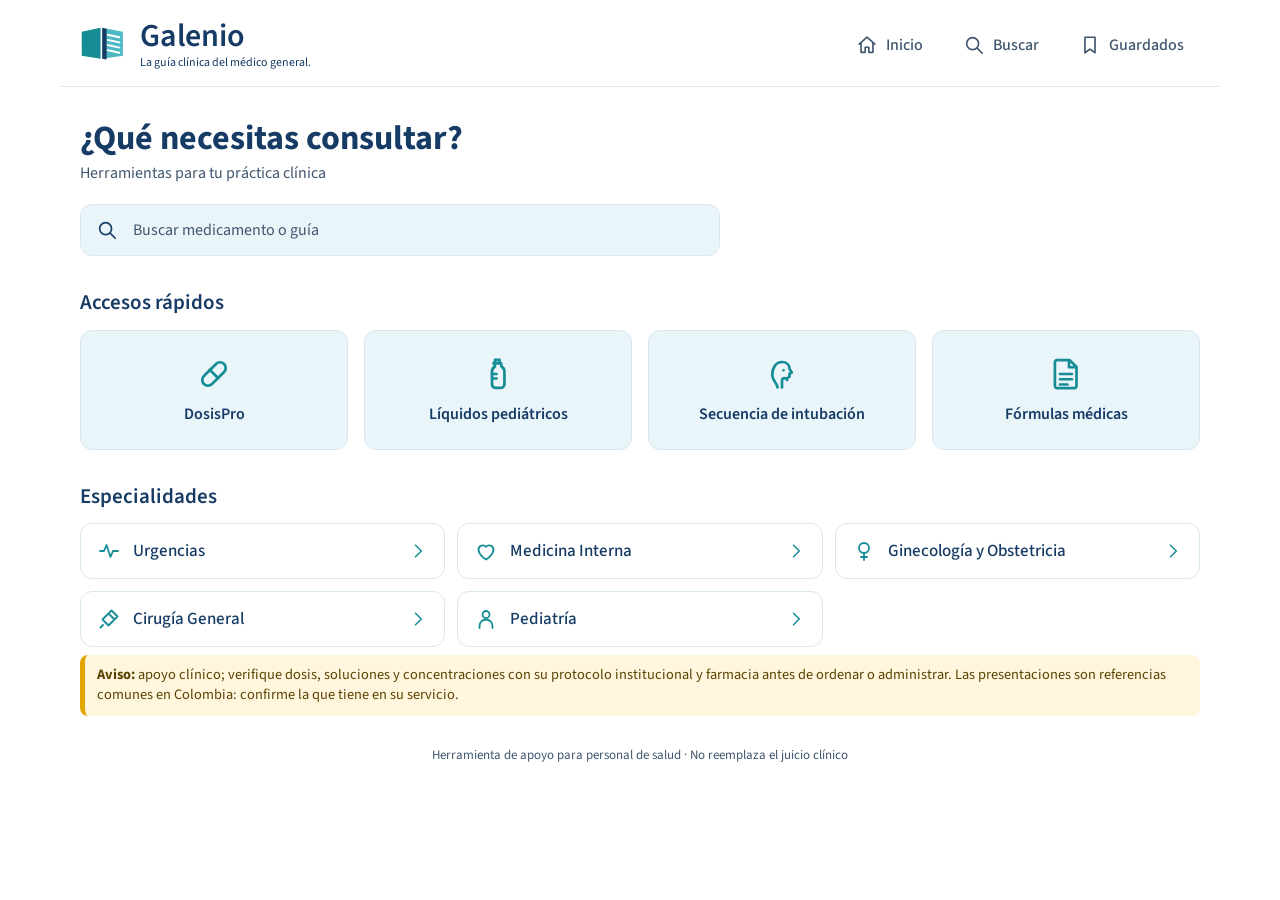
<file: index.html>
<!DOCTYPE html>
<html lang="es"><head><meta charset="utf-8"><meta name="viewport" content="width=device-width,initial-scale=1,viewport-fit=cover">
<title>Galenio · La guía clínica del médico general</title>
<style>
:root{--c:#12355b;--c2:#0e7c86;--ink:#16293b;--mut:#51667a;--line:#d9e4ec;--bg:#eaf1f6}
body.t-home{--c:#12355b;--c2:#0e7c86}
body.t-formulas{--c:#1b4f9c;--c2:#2f8fd6}
body.t-liquidos{--c:#0b6f7a;--c2:#17a8a2}
body.t-sir{--c:#a82230;--c2:#dc4a3f}
*{box-sizing:border-box}
body{font-family:system-ui,-apple-system,"Segoe UI",Roboto,Arial,sans-serif;background:var(--bg);margin:0;color:var(--ink);line-height:1.4}
header{position:relative;overflow:hidden;background:linear-gradient(135deg,var(--c) 0%,var(--c2) 100%);color:#fff;padding:22px 16px 34px;text-align:center;transition:background .3s}
header h2{margin:0;font-size:1.45em;letter-spacing:.2px}
header .sub{display:block;margin-top:4px;color:#d7ecf3;font-size:.9em}
header .logo{display:inline-flex;align-items:center;justify-content:center;width:46px;height:46px;border-radius:50%;background:rgba(255,255,255,.18);margin-bottom:8px}
header svg.ecg{position:absolute;left:0;right:0;bottom:0;width:100%;height:30px;opacity:.35}
main{max-width:780px;margin:-14px auto 0;padding:0 14px 24px;position:relative}
.card{background:#fff;border-radius:14px;padding:16px;margin-bottom:14px;box-shadow:0 2px 10px #12355b1a;border-top:4px solid var(--c)}
h3{margin:0 0 8px;color:var(--c);font-size:1.12em}h4{margin:16px 0 6px;color:var(--c);border-bottom:2px solid var(--line);padding-bottom:4px}
label{display:block;font-weight:600;margin:10px 0 4px;font-size:.93em;color:var(--ink)}
input,select,textarea{width:100%;padding:11px;border:1.5px solid #b9cad8;border-radius:10px;font-size:16px;font-family:inherit;background:#fbfdff;color:var(--ink)}
input:focus,select:focus,textarea:focus{outline:none;border-color:var(--c2);box-shadow:0 0 0 3px #17a8a233}
textarea{min-height:130px}
.row{display:grid;grid-template-columns:1fr 1fr;gap:10px}
button{margin-top:14px;width:100%;padding:13px;background:linear-gradient(135deg,var(--c),var(--c2));color:#fff;border:0;border-radius:10px;font-size:16.5px;font-weight:600;cursor:pointer;box-shadow:0 2px 6px #0003}
button:active{transform:translateY(1px)}
button.back{background:#fff;color:var(--c);border:2px solid var(--c);margin:0 0 12px;box-shadow:none;font-weight:600}
table{width:100%;border-collapse:collapse;margin-top:8px;font-size:.96em}td,th{padding:8px;border-bottom:1px solid var(--line);text-align:left;vertical-align:top}
tr:nth-child(even) td{background:#f6fafd}th{background:#eef4f9;color:var(--c)}
.big{font-size:1.2em;font-weight:700;color:var(--c)}
.chk{display:flex;gap:8px;align-items:center;font-weight:400;margin:6px 0}.chk input{width:auto}
.warn{background:#fff6dd;border-left:5px solid #e3a600;padding:10px 12px;border-radius:8px;margin-top:8px;font-size:.9em;color:#5a4300}
.alert{background:#fde8e8;border-left:5px solid #c62828;padding:10px 12px;border-radius:8px;margin-top:8px}
.res{margin-top:10px;padding:11px;background:#eaf3f9;background:color-mix(in srgb,var(--c) 7%,white);border:1px solid var(--line);border-radius:10px}
.pill{display:inline-block;padding:4px 12px;border-radius:20px;color:#fff;font-weight:700;letter-spacing:.3px}
.view{display:none}.view.on{display:block}
.tile{display:flex;gap:14px;align-items:center;width:100%;text-align:left;background:#fff;color:var(--ink);border:0;border-radius:14px;padding:16px;margin:0 0 14px;box-shadow:0 2px 10px #12355b1f;border-left:8px solid var(--tc)}
.tile .ic{flex:0 0 54px;height:54px;border-radius:14px;background:var(--tc);display:flex;align-items:center;justify-content:center}
.tile b{display:block;font-size:1.1em;color:var(--tc);margin-bottom:3px}.tile span{font-size:.92em;color:var(--mut);font-weight:400}
.tile.t1{--tc:#1b4f9c}.tile.t2{--tc:#0b6f7a}.tile.t3{--tc:#a82230}
.drug{border:1.5px solid var(--line);border-radius:12px;padding:12px;margin:10px 0;background:#fcfeff}
.ml{font-size:1.15em;font-weight:700;color:var(--c)}
.ord{margin-top:6px;padding:9px 10px;background:#fff;border-left:4px solid var(--c2);border-radius:8px;font-size:.95em;box-shadow:0 1px 3px #0001}
.refs{font-size:.88em;color:#345}.refs li{margin-bottom:6px}
small{color:var(--mut)}.out{margin-top:8px}
footer{text-align:center;color:var(--mut);font-size:.8em;padding:6px 14px 22px}
</style>
<link rel="preconnect" href="https://fonts.googleapis.com">
<link rel="preconnect" href="https://fonts.gstatic.com" crossorigin>
<link rel="stylesheet" href="https://fonts.googleapis.com/css2?family=Source+Sans+3:wght@400;500;600;700&display=swap">
<link rel="stylesheet" href="galenio.css">
</head><body>
<div class="gx-header">
<a class="gx-brand" href="#" data-nav="home" aria-label="Galenio, inicio">
<img src="galenio-logo.svg" alt="" width="44" height="38">
<span><b>Galenio</b><small>La guía clínica del médico general.</small></span>
</a>
<nav class="gx-topnav" aria-label="Principal">
<button type="button" data-nav="home"><svg viewBox="0 0 24 24" fill="none" stroke="currentColor" stroke-width="1.8" stroke-linecap="round" stroke-linejoin="round" aria-hidden="true" focusable="false"><path d="M3.5 11L12 3.5 20.5 11"/><path d="M5.5 9.5V20h4.5v-5.5h4V20h4.5V9.5"/></svg>Inicio</button>
<button type="button" data-nav="search"><svg viewBox="0 0 24 24" fill="none" stroke="currentColor" stroke-width="1.8" stroke-linecap="round" stroke-linejoin="round" aria-hidden="true" focusable="false"><circle cx="10.5" cy="10.5" r="6.5"/><path d="M15.5 15.5L21 21"/></svg>Buscar</button>
<button type="button" data-nav="saved"><svg viewBox="0 0 24 24" fill="none" stroke="currentColor" stroke-width="1.8" stroke-linecap="round" stroke-linejoin="round" aria-hidden="true" focusable="false"><path d="M6.5 3.5h11v17L12 16.5l-5.5 4z"/></svg>Guardados</button>
</nav>
<button type="button" class="gx-menu-btn" id="gx-menu-btn" aria-label="Abrir menú" aria-expanded="false" aria-controls="gx-menu"><svg viewBox="0 0 24 24" fill="none" stroke="currentColor" stroke-width="1.8" stroke-linecap="round" stroke-linejoin="round" aria-hidden="true" focusable="false"><path d="M4 7h16M4 12h16M4 17h16"/></svg></button>
<div class="gx-menu" id="gx-menu" hidden>
<button type="button" data-open="dosispro">DosisPro</button>
<button type="button" data-open="liquidos">Líquidos pediátricos</button>
<button type="button" data-open="sir">Secuencia de intubación</button>
<button type="button" data-open="formulas">Fórmulas médicas</button>
<button type="button" data-nav="saved">Guardados</button>
</div>
</div>
<main class="gx-main" id="contenido">
<noscript><div class="alert">JavaScript está desactivado. Abra el archivo en Chrome o Safari.</div></noscript>
<div class="warn" id="js">Si este aviso no desaparece, JavaScript no está corriendo: abra el enlace en Chrome/Safari (no desde la vista previa de WhatsApp o Drive).</div>

<div class="view on" id="v-home">
<h1 class="gx-title">¿Qué necesitas consultar?</h1>
<p class="gx-lead">Herramientas para tu práctica clínica</p>
<div class="gx-search" role="search">
<label for="gx-q" class="gx-sr">Buscar medicamento o guía</label>
<svg viewBox="0 0 24 24" fill="none" stroke="currentColor" stroke-width="1.8" stroke-linecap="round" stroke-linejoin="round" aria-hidden="true" focusable="false"><circle cx="10.5" cy="10.5" r="6.5"/><path d="M15.5 15.5L21 21"/></svg>
<input id="gx-q" type="search" placeholder="Buscar medicamento o guía" autocomplete="off" enterkeyhint="search" aria-controls="gx-res">
</div>
<p class="gx-status" id="gx-status" role="status" aria-live="polite"></p>
<ul class="gx-results" id="gx-res"></ul>

<h2 class="gx-sec">Accesos rápidos</h2>
<ul class="gx-grid">
<li><button type="button" class="gx-card" data-open="dosispro"><svg viewBox="0 0 24 24" fill="none" stroke="currentColor" stroke-width="1.8" stroke-linecap="round" stroke-linejoin="round" aria-hidden="true" focusable="false"><rect x="2.5" y="8.2" width="19" height="7.6" rx="3.8" transform="rotate(-45 12 12)"/><path d="M9.2 9.2l5.6 5.6"/></svg><span>DosisPro</span></button></li>
<li><button type="button" class="gx-card" data-open="liquidos"><svg viewBox="0 0 24 24" fill="none" stroke="currentColor" stroke-width="1.8" stroke-linecap="round" stroke-linejoin="round" aria-hidden="true" focusable="false"><path d="M10 2.5h3v2.2h-3z"/><path d="M9 4.7h5l.3 2.3a4 4 0 012 3.4v8.3a2.6 2.6 0 01-2.6 2.6h-3.4A2.6 2.6 0 018 18.7v-8.3A4 4 0 0110 7z"/><path d="M8 12h3M8 15h3"/></svg><span>Líquidos pediátricos</span></button></li>
<li><button type="button" class="gx-card" data-open="sir"><svg viewBox="0 0 24 24" fill="none" stroke="currentColor" stroke-width="1.8" stroke-linecap="round" stroke-linejoin="round" aria-hidden="true" focusable="false"><path d="M9 21c0-3-3.5-4.2-3.5-8.3C5.5 7.8 8 4 12 4c3 0 5 2 5 4.6l1.5 2.4-1.5.8v2l-1 .7"/><path d="M12 21v-4.5c0-1 .8-1.7 1.8-1.7 1 0 1.6.5 1.6 1.3"/><path d="M13 9.5h.01"/></svg><span>Secuencia de intubación</span></button></li>
<li><button type="button" class="gx-card" data-open="formulas"><svg viewBox="0 0 24 24" fill="none" stroke="currentColor" stroke-width="1.8" stroke-linecap="round" stroke-linejoin="round" aria-hidden="true" focusable="false"><path d="M6 2.8h8.5L19 7.3V20a1.4 1.4 0 01-1.4 1.4H6A1.4 1.4 0 014.6 20V4.2A1.4 1.4 0 016 2.8z"/><path d="M14 3v4.5h4.8M8 12h8M8 15.5h8M8 19h5"/></svg><span>Fórmulas médicas</span></button></li>
</ul>

<h2 class="gx-sec">Especialidades</h2>
<ul class="gx-list">
<li><button type="button" class="gx-row" data-open="esp-urgencias"><svg class="ic" viewBox="0 0 24 24" fill="none" stroke="currentColor" stroke-width="1.8" stroke-linecap="round" stroke-linejoin="round" aria-hidden="true" focusable="false"><path d="M3 12h4l2.5-6 4 12 2.5-6H21"/></svg><span class="tx">Urgencias</span><svg class="chev" viewBox="0 0 24 24" fill="none" stroke="currentColor" stroke-width="1.8" stroke-linecap="round" stroke-linejoin="round" aria-hidden="true" focusable="false"><path d="M9 5l7 7-7 7"/></svg></button></li>
<li><button type="button" class="gx-row" data-open="esp-interna"><svg class="ic" viewBox="0 0 24 24" fill="none" stroke="currentColor" stroke-width="1.8" stroke-linecap="round" stroke-linejoin="round" aria-hidden="true" focusable="false"><path d="M12 20.5s-7.5-4.6-7.5-10A4.3 4.3 0 0112 7.8a4.3 4.3 0 017.5 2.7c0 5.4-7.5 10-7.5 10z"/></svg><span class="tx">Medicina Interna</span><svg class="chev" viewBox="0 0 24 24" fill="none" stroke="currentColor" stroke-width="1.8" stroke-linecap="round" stroke-linejoin="round" aria-hidden="true" focusable="false"><path d="M9 5l7 7-7 7"/></svg></button></li>
<li><button type="button" class="gx-row" data-open="esp-gineco"><svg class="ic" viewBox="0 0 24 24" fill="none" stroke="currentColor" stroke-width="1.8" stroke-linecap="round" stroke-linejoin="round" aria-hidden="true" focusable="false"><circle cx="12" cy="9" r="5"/><path d="M12 14v7M9 18h6"/></svg><span class="tx">Ginecología y Obstetricia</span><svg class="chev" viewBox="0 0 24 24" fill="none" stroke="currentColor" stroke-width="1.8" stroke-linecap="round" stroke-linejoin="round" aria-hidden="true" focusable="false"><path d="M9 5l7 7-7 7"/></svg></button></li>
<li><button type="button" class="gx-row" data-open="esp-cirugia"><svg class="ic" viewBox="0 0 24 24" fill="none" stroke="currentColor" stroke-width="1.8" stroke-linecap="round" stroke-linejoin="round" aria-hidden="true" focusable="false"><path d="M14.5 3.5l6 6-9 9-6-6zM6 18l-2.5 2.5M12 7l5 5"/></svg><span class="tx">Cirugía General</span><svg class="chev" viewBox="0 0 24 24" fill="none" stroke="currentColor" stroke-width="1.8" stroke-linecap="round" stroke-linejoin="round" aria-hidden="true" focusable="false"><path d="M9 5l7 7-7 7"/></svg></button></li>
<li><button type="button" class="gx-row" data-open="esp-pediatria"><svg class="ic" viewBox="0 0 24 24" fill="none" stroke="currentColor" stroke-width="1.8" stroke-linecap="round" stroke-linejoin="round" aria-hidden="true" focusable="false"><circle cx="12" cy="7.5" r="3.5"/><path d="M5.5 21v-2a6.5 6.5 0 0113 0v2"/></svg><span class="tx">Pediatría</span><svg class="chev" viewBox="0 0 24 24" fill="none" stroke="currentColor" stroke-width="1.8" stroke-linecap="round" stroke-linejoin="round" aria-hidden="true" focusable="false"><path d="M9 5l7 7-7 7"/></svg></button></li>
</ul>
</div>

<div class="view" id="v-dosispro">
<button class="back" type="button" onclick="ir('home')">← Volver al inicio</button>
<h2 class="gx-vtitle">DosisPro</h2>
<div class="gx-note"><b>Módulo en preparación</b>Todavía no hay contenido disponible en este acceso.</div>
</div>

<div class="view" id="v-esp">
<button class="back" type="button" onclick="ir('home')">← Volver al inicio</button>
<h2 class="gx-vtitle" id="esp-title"></h2>
<div class="gx-note"><b>Contenido en preparación</b><span id="esp-txt">Esta especialidad aún no tiene módulos disponibles.</span></div>
<ul class="gx-list" id="esp-links" style="margin-top:16px"></ul>
</div>

<div class="view" id="v-saved">
<button class="back" type="button" onclick="ir('home')">← Volver al inicio</button>
<h2 class="gx-vtitle">Guardados</h2>
<div id="saved-body"></div>
</div>

<div class="view" id="v-formulas">
<button class="back" type="button" onclick="ir('home')">← Volver al inicio</button>

<div class="card"><h3>Líquidos basales y superficie corporal</h3>
<p><small>Holliday-Segar hasta 30 kg; más de 30 kg: 1.500 × SCT ÷ 24. SCT: Mosteller con talla; sin talla (peso×4+7)/(peso+90).</small></p>
<div class="row"><div><label>Peso (kg)</label><input id="f1_p" type="number" step="any" inputmode="decimal" oninput="fBas()"></div>
<div><label>Talla (cm) – opcional</label><input id="f1_t" type="number" step="any" inputmode="decimal" oninput="fBas()"></div></div>
<div class="out" id="f1_o"></div></div>

<div class="card"><h3>Déficit por deshidratación</h3>
<p><small>Menos de 12 kg: 50/100/150 cc/kg. 12 a 30 kg: 30/60/90 cc/kg. Más de 30 kg: 500/1.000/1.500 × SCT. DHT III: bolo 20 cc/kg que se resta del déficit.</small></p>
<div class="row"><div><label>Peso (kg)</label><input id="f2_p" type="number" step="any" inputmode="decimal" oninput="fDef()"></div>
<div><label>Grado</label><select id="f2_d" onchange="fDef()"><option value="1">DHT I</option><option value="2">DHT II</option><option value="3">DHT III</option></select></div></div>
<label>Talla (cm) – opcional, solo para más de 30 kg</label><input id="f2_t" type="number" step="any" inputmode="decimal" oninput="fDef()">
<div class="out" id="f2_o"></div></div>

<div class="card"><h3>Peso estimado por edad</h3>
<p><small>(Edad en años × 3) + 3. Es solo una estimación: pese al paciente apenas sea posible.</small></p>
<label>Edad (años)</label><input id="f3_e" type="number" step="any" inputmode="decimal" oninput="fPeso()">
<div class="out" id="f3_o"></div></div>

<div class="card"><h3>Tubo endotraqueal pediátrico</h3>
<p><small>Neonato a 6 meses: 3,5 (con balón 3,0). 6 a 18 meses: 4,0 (con balón 3,5). Mayores: sin balón edad/4 + 4; con balón edad/4 + 3 (menores de 2 años) o + 3,5. Profundidad: DI × 3.</small></p>
<div class="row"><div><label>Edad</label><div class="row"><input id="f4_e" type="number" step="any" inputmode="decimal" oninput="fTubo()"><select id="f4_u" onchange="fTubo()"><option value="a">años</option><option value="m">meses</option><option value="d">días</option></select></div></div>
<div><label>Peso (kg) – opcional</label><input id="f4_p" type="number" step="any" inputmode="decimal" oninput="fTubo()"></div></div>
<div class="out" id="f4_o"></div></div>

<div class="card"><h3>Convertidor: dosis a mL</h3>
<p><small>1 mg = 1.000 mcg · 1 g = 1.000 mg · 1 % = 10 mg/mL. Escriba la dosis que necesita y lo que dice la ampolla.</small></p>
<label>Dosis a administrar</label>
<div class="row"><input id="f5_c" type="number" step="any" inputmode="decimal" oninput="fConv()"><select id="f5_cu" onchange="fConv()"><option value="mcg">mcg</option><option value="mg" selected>mg</option><option value="g">g</option></select></div>
<label>La ampolla o frasco contiene</label>
<div class="row"><div class="row"><input id="f5_t" type="number" step="any" inputmode="decimal" oninput="fConv()"><select id="f5_tu" onchange="fConv()"><option value="mcg">mcg</option><option value="mg" selected>mg</option><option value="g">g</option></select></div>
<div><input id="f5_v" type="number" step="any" inputmode="decimal" placeholder="en cuántos mL" oninput="fConv()"></div></div>
<div class="out" id="f5_o"></div></div>
</div>

<div class="view" id="v-liquidos">
<button class="back" type="button" onclick="ir('home')">← Volver al inicio</button>
<div class="card" id="c1"><h3>Módulo 1 · Datos del paciente</h3>
<div class="row"><div><label>Sexo</label><select id="sexo"><option>Femenino</option><option>Masculino</option></select></div>
<div><label>Edad</label><div class="row"><input id="edad" type="number" min="0" step="any" inputmode="decimal" placeholder="Valor"><select id="uni"><option value="a">años</option><option value="m">meses</option><option value="d">días</option></select></div></div></div>
<div class="row"><div><label>Peso (kg)</label><input id="peso" type="number" step="any" inputmode="decimal"></div>
<div><label>Talla (cm) – opcional</label><input id="talla" type="number" step="any" inputmode="decimal"></div></div>
<button type="button" onclick="liq1()">Calcular superficie corporal</button><div id="o1"></div></div>

<div class="card" id="c2"><h3>Módulo 2 · Deshidratación (OMS)</h3>
<label style="color:#c00">Signos de deshidratación grave</label>
<label class="chk"><input type="checkbox" class="g"> Letárgico o inconsciente</label>
<label class="chk"><input type="checkbox" class="g"> Ojos hundidos</label>
<label class="chk"><input type="checkbox" class="g"> No puede beber o bebe mal</label>
<label class="chk"><input type="checkbox" class="g"> Pliegue cutáneo muy lento (&gt;2 s)</label>
<label style="color:#b07800">Signos de algún grado de deshidratación</label>
<label class="chk"><input type="checkbox" class="a"> Inquieto o irritable</label>
<label class="chk"><input type="checkbox" class="a"> Ojos hundidos</label>
<label class="chk"><input type="checkbox" class="a"> Bebe ávidamente, con sed</label>
<label class="chk"><input type="checkbox" class="a"> Pliegue cutáneo lento</label>
<button type="button" onclick="liq2()">Clasificar</button><div id="o2"></div></div>

<div class="card" id="c3"><h3>Módulo 3 · Análisis de líquidos</h3>
<button type="button" onclick="liq3()">Generar análisis y plan</button><div id="o3"></div></div>
</div>

<div class="view" id="v-sir">
<button class="back" type="button" onclick="ir('home')">← Volver al inicio</button>
<div class="card"><h3>Secuencia de intubación rápida</h3>
<div class="row"><div><label>Sexo</label><select id="s_sexo"><option>Femenino</option><option>Masculino</option></select></div>
<div><label>Edad</label><div class="row"><input id="s_edad" type="number" min="0" step="any" inputmode="decimal" placeholder="Valor"><select id="s_uni"><option value="a">años</option><option value="m">meses</option><option value="d">días</option></select></div></div></div>
<label>Peso (kg)</label><input id="s_peso" type="number" step="any" inputmode="decimal">
<button type="button" onclick="sir()">Calcular</button><div id="s_out"></div></div>
<div class="card refs"><h3>Referencias bibliográficas</h3>
<ol>
<li>Romero Manuel O, Pociello Llohan L. Actualización en la secuencia de intubación rápida. Sistema d'Emergències Mèdiques de Catalunya y Hospital Clínic i Provincial de Barcelona.</li>
<li>Actualizaciones en la secuencia de intubación rápida en anestesia y cuidados críticos. Revisión narrativa de la evidencia 2020-2025.</li>
<li>Intubación de secuencia rápida: un procedimiento que todo médico debiese conocer. Revisión bibliográfica a propósito de un caso.</li>
<li>Pérez Perilla P, Moreno Carrillo A, et al. Guía para la secuencia de inducción e intubación rápida en el servicio de emergencias. Univ Med. Vol. 54, n.º 2, pp. 175-198. Pontificia Universidad Javeriana, Bogotá.</li>
<li>Guardabassi D, Bernal Hinojosa N. Intubación de secuencia rápida en pediatría. Rev Chil Anest. 2025;54(5):523-527. doi:10.25237/revchilanestv54n5-06.</li>
<li>Reanimación cardiopulmonar avanzada en pediatría. An Pediatr (Barc). 2006. Tamaño y profundidad del tubo endotraqueal en niños.</li>
<li>Presentaciones comerciales en Colombia y dosis de vecuronio: registros sanitarios y fichas técnicas de los laboratorios. Confirmar siempre la presentación disponible en su servicio.</li>
</ol></div>
</div>

<div class="warn"><b>Aviso:</b> apoyo clínico; verifique dosis, soluciones y concentraciones con su protocolo institucional y farmacia antes de ordenar o administrar. Las presentaciones son referencias comunes en Colombia: confirme la que tiene en su servicio.</div>
</main>
<footer>Herramienta de apoyo para personal de salud · No reemplaza el juicio clínico</footer>
<nav class="gx-nav" aria-label="Principal">
<ul>
<li><button type="button" data-nav="home" aria-current="page"><svg viewBox="0 0 24 24" fill="none" stroke="currentColor" stroke-width="1.8" stroke-linecap="round" stroke-linejoin="round" aria-hidden="true" focusable="false"><path d="M3.5 11L12 3.5 20.5 11"/><path d="M5.5 9.5V20h4.5v-5.5h4V20h4.5V9.5"/></svg><span>Inicio</span></button></li>
<li><button type="button" data-nav="search"><svg viewBox="0 0 24 24" fill="none" stroke="currentColor" stroke-width="1.8" stroke-linecap="round" stroke-linejoin="round" aria-hidden="true" focusable="false"><circle cx="10.5" cy="10.5" r="6.5"/><path d="M15.5 15.5L21 21"/></svg><span>Buscar</span></button></li>
<li><button type="button" data-nav="saved"><svg viewBox="0 0 24 24" fill="none" stroke="currentColor" stroke-width="1.8" stroke-linecap="round" stroke-linejoin="round" aria-hidden="true" focusable="false"><path d="M6.5 3.5h11v17L12 16.5l-5.5 4z"/></svg><span>Guardados</span></button></li>
</ul>
</nav>
<script>
const $=i=>document.getElementById(i);
const f=(x,d=0)=>x.toLocaleString('es-CO',{maximumFractionDigits:d,minimumFractionDigits:d});
const fx=x=>f(x,x>=100?0:x>=10?1:2);
const R=Math.round;
const num=id=>parseFloat(String($(id).value).replace(',','.'));
/*PURE*/
const hs=p=>p<=10?p*100:p<=20?1000+(p-10)*50:1500+(p-20)*20;
const scMost=(p,t)=>t>0?Math.sqrt(p*t/3600):(p*4+7)/(p+90);
function calcLiq(p,sc,dht){
 const grande=p>30;
 const basalDia=grande?1500*sc:hs(p);
 const basalH=R(basalDia/24);
 const tabla=p<12?[50,100,150]:[30,60,90];
 const defTot=dht===0?0:(grande?[500,1000,1500][dht-1]*sc:tabla[dht-1]*p);
 const bolo=dht===3?R(20*p):0;
 const defRest=Math.max(defTot-bolo,0);
 const mitad=defRest/2,r8=R(mitad/8),r16=R(mitad/16);
 return {grande,tabla,basalDia,basalH,defTot,bolo,defRest,mitad,r8,r16,v8:r8+basalH,v16:r16+basalH};}
const r5=x=>Math.floor(x*2+0.5)/2;
function tuboPed(meses,anios,p){
 let sin,con=null,tab=true,nota='';
 if(meses<=6){
  if(p<1.5){sin=2.5;nota='Prematuro menor de 1.500 g'}
  else if(p<2.5){sin=3.0;nota='Prematuro o bajo peso (1.500 g hasta término)'}
  else{sin=3.5;con=3.0}
 }else if(meses<18){sin=4.0;con=3.5}
 else{tab=false;sin=anios/4+4;con=anios<2?anios/4+3:anios/4+3.5}
 return {sin,con,tab,nota};}
const toMg=(v,u)=>u==='mcg'?v/1000:u==='g'?v*1000:v;
function convMl(cant,cu,tot,tu,vol){
 const dMg=toMg(cant,cu),tMg=toMg(tot,tu);
 if(!(dMg>0)||!(tMg>0)||!(vol>0))return null;
 const conc=tMg/vol;
 return {ml:dMg/conc,dMg,conc};}
const DRUGS=[
 {id:'fentanilo',n:'Fentanilo',step:1,u:'mcg',via:'IV lento',min:1,max:3,def:2,pres:[['50 mcg/mL (ampolla 100 mcg/2 mL o 500 mcg/10 mL)',50]],nota:'Atenúa la respuesta simpática a la laringoscopia. Administrar lento: riesgo de rigidez torácica. Cuidado en shock.',chk:true},
 {id:'lidocaina',n:'Lidocaína',step:1,u:'mg',via:'IV en bolo',min:1,max:1.5,def:1,pres:[['2 % = 20 mg/mL (ampolla 5 o 10 mL)',20],['1 % = 10 mg/mL (ampolla 10 mL)',10]],nota:'Opcional; su beneficio es controvertido.'},
 {id:'atropina',n:'Atropina',step:1,u:'mg',via:'IV en bolo',min:null,max:null,def:'',pres:[['1 mg/mL (ampolla 1 mL)',1]],nota:'Opcional, sobre todo en pediatría (reflejo vagal). Sus documentos no traen dosis: ingrese la de su protocolo.'},
 {id:'etomidato',n:'Etomidato',step:2,u:'mg',via:'IV en bolo',min:0.1,max:0.3,def:0.3,pres:[['2 mg/mL (20 mg/10 mL)',2]],nota:'Elección en inestabilidad hemodinámica. Puede dar fasciculaciones o trismus.',chk:true},
 {id:'ketamina',n:'Ketamina',step:2,u:'mg',via:'IV en bolo',min:1,max:2,def:1.5,pres:[['50 mg/mL (500 mg/10 mL)',50]],nota:'Broncodilatador (asma). Aumenta TA y PIC.'},
 {id:'propofol',n:'Propofol',step:2,u:'mg',via:'IV en bolo',min:1,max:2,def:1.5,pres:[['1 % = 10 mg/mL (10, 20 o 100 mL)',10],['2 % = 20 mg/mL',20]],nota:'Produce hipotensión y depresión miocárdica; cuidado en inestabilidad. Emulsión: no diluir.',nodil:true},
 {id:'midazolam',n:'Midazolam',step:2,u:'mg',via:'IV en bolo',min:0.1,max:0.2,def:0.1,pres:[['5 mg/mL (15 mg/3 mL)',5],['1 mg/mL (5 mg/5 mL) – verificar',1]],nota:'No se recomienda como único inductor.'},
 {id:'succinilcolina',n:'Succinilcolina',step:3,u:'mg',via:'IV en bolo',min:1,max:1,def:1,pres:[['50 mg/mL (100 mg/2 mL) – verificar',50]],nota:'Evitar en hiperpotasemia, quemados, síndrome de aplastamiento y enfermedad renal. No repetir dosis.'},
 {id:'rocuronio',n:'Rocuronio',step:3,u:'mg',via:'IV en bolo',min:1,max:1.2,def:1,pres:[['10 mg/mL (50 mg/5 mL)',10]],nota:'Alternativa a la succinilcolina; efecto más largo. Conservar en nevera (2–8 °C).',chk:true},
 {id:'vecuronio',n:'Vecuronio',step:3,u:'mg',via:'IV en bolo',min:0.08,max:0.1,def:0.1,pres:[['10 mg/2,5 mL liofilizado (queda a 4 mg/mL)',4,'Reconstituir el frasco de 10 mg con 2,5 mL de agua para inyección (queda a 4 mg/mL)'],['4 mg/1 mL liofilizado (queda a 4 mg/mL)',4,'Reconstituir el frasco de 4 mg con 1 mL de agua para inyección (queda a 4 mg/mL)']],nota:'Inicio más lento (unos 2–3 minutos); efecto prolongado. Desechar lo no usado. Mantenimiento: 0,02–0,03 mg/kg.'}];
function calcDroga(d,dose,conc,peso,ped){
 if(!(dose>0))return {err:'Ingrese la dosis'};
 if(!(conc>0))return {err:'Indique la concentración'};
 let cant=dose*peso,cap=false;
 if(ped&&d.id==='etomidato'&&cant>20){cant=20;cap=true}
 const ml=cant/conc;
 return {cant,ml,cap,dil:(ml>0&&ml<0.2)?ml*10:null,fuera:(d.min!==null&&(dose<d.min-1e-9||dose>d.max+1e-9))};}
function ordenTxt(d,r,conc,prep,vf){
 const fxx=x=>f(x,x>=100?0:x>=10?1:2);
 const nom=d.n.toLowerCase()+' '+f(conc,Number.isInteger(conc)?0:2)+' '+d.u+'/mL';
 let t=prep?prep+'. ':'';
 if(vf>0&&r.ml<vf&&!d.nodil)t+='Cargar '+fxx(r.ml)+' mL de '+nom+' y completar con SSN 0,9 % hasta '+vf+' mL; pasar los '+vf+' mL '+d.via+' (equivale a '+fxx(r.cant)+' '+d.u+').';
 else t+='Cargar '+fxx(r.ml)+' mL de '+nom+', sin diluir, y pasar '+d.via+' (equivale a '+fxx(r.cant)+' '+d.u+').';
 return t}
function tuboTxt(ped,sex,meses,anios,p){
 if(!ped){const m=sex==='Masculino';return 'tubo orotraqueal con balón DI '+(m?'7,5–8,0':'7,0–7,5')+' mm, profundidad '+(m?'23':'21')+' cm a la comisura labial; tener disponible un tubo 0,5 mm menor'}
 const t=tuboPed(meses,anios,p);
 const o=x=>t.tab?f(x,1):(Math.floor(x*2)/2===Math.ceil(x*2)/2?f(x,1):f(Math.floor(x*2)/2,1)+' o '+f(Math.ceil(x*2)/2,1));
 const d=x=>f(r5(x)*3,1);
 let s='tubo orotraqueal sin balón DI '+o(t.sin)+' mm (profundidad ≈ '+d(t.sin)+' cm)';
 if(t.con!==null)s+=' o con balón DI '+o(t.con)+' mm (profundidad ≈ '+d(t.con)+' cm)';
 return s+'; tener disponible un tubo 0,5 mm menor y otro 0,5 mm mayor'}
function planTxt(S,items,obs){
 const fxx=x=>f(x,x>=100?0:x>=10?1:2);
 let t='Plan rápido de intubación en secuencia (paciente '+S.sex.toLowerCase()+', '+S.edadTxt+', '+f(S.p,1)+' kg'+(obs?', '+obs:'')+'):\n';
 t+='Preoxigenación: O2 al 100 % durante 3–5 minutos.\n';
 items.forEach(x=>{t+=x.d.n+': '+fxx(x.dose)+' '+x.d.u+'/kg → '+fxx(x.r.cant)+' '+x.d.u+'. '+x.orden+'\n'});
 const tm=[];
 if(items.some(x=>x.d.id==='succinilcolina'))tm.push(['30–60 segundos','succinilcolina']);
 if(items.some(x=>x.d.id==='rocuronio'))tm.push(['45–60 segundos','rocuronio']);
 if(items.some(x=>x.d.id==='vecuronio'))tm.push(['2–3 minutos','vecuronio']);
 if(tm.length===1)t+='Intubar a los '+tm[0][0]+' de administrado el relajante.\n';
 else if(tm.length>1)t+='Tiempo de intubación tras el relajante: '+tm.map(a=>a[0]+' ('+a[1]+')').join('; ')+'.\n';
 t+='Tubo: '+S.tubo+'.\n';
 t+='Tener disponible plan de vía aérea difícil (dispositivo supraglótico y vía aérea quirúrgica); máximo 3 intentos de laringoscopia.\n';
 t+=S.ped?'Ventilación suave con mascarilla antes de intubar; sin presión cricoidea de rutina.\n':'Sin presión cricoidea de rutina.\n';
 t+='Confirmar posición con capnografía y auscultación bilateral.';
 return t}
const esPediatrico=anios=>anios<18;
/*ENDPURE*/
function ir(v){document.querySelectorAll('.view').forEach(x=>x.classList.remove('on'));$('v-'+v).classList.add('on');document.body.className='t-'+v;window.scrollTo(0,0)}
function edadAnios(id,uid){const e=num(id),u=$(uid).value;return u==='a'?e:u==='m'?e/12:e/365.25}
function fBas(){
 const p=num('f1_p'),t=num('f1_t'),o=$('f1_o');
 if(!(p>0)){o.innerHTML='';return}
 const sc=scMost(p,t),h=hs(p),s=1500*sc;
 o.innerHTML='<table><tr><td>Superficie corporal</td><td><b>'+f(sc,2)+' m²</b> <small>('+(t>0?'Mosteller':'sin talla')+')</small></td></tr>'+
 '<tr><td>Holliday-Segar</td><td>'+f(h)+' cc/día → <b>'+R(h/24)+' cc/h</b></td></tr>'+
 '<tr><td>1.500 × SCT</td><td>'+f(s)+' cc/día → <b>'+R(s/24)+' cc/h</b></td></tr></table>'+
 '<small>'+(p>30?'Más de 30 kg: use 1.500 × SCT.':'30 kg o menos: use Holliday-Segar.')+'</small>'}
function fDef(){
 const p=num('f2_p'),t=num('f2_t'),d=parseInt($('f2_d').value),o=$('f2_o');
 if(!(p>0)){o.innerHTML='';return}
 const sc=scMost(p,t),c=calcLiq(p,sc,d);
 let h='<table><tr><td>Déficit total</td><td><b>'+f(c.defTot)+' cc</b> ('+(c.grande?[500,1000,1500][d-1]+' × SCT '+f(sc,2):c.tabla[d-1]+' cc/kg')+')</td></tr>';
 if(c.bolo)h+='<tr><td>Bolo 20 cc/kg</td><td><b>'+c.bolo+' cc</b> → déficit restante '+f(c.defRest)+' cc</td></tr>';
 h+='<tr><td>Cada mitad</td><td>'+f(c.mitad)+' cc: una en 8 h ('+c.r8+' cc/h) y otra en 16 h ('+c.r16+' cc/h)</td></tr>'+
 '<tr><td>Más basales ('+c.basalH+' cc/h)</td><td>8 h: <b>'+c.v8+' cc/h</b> · 16 h: <b>'+c.v16+' cc/h</b></td></tr></table>';
 o.innerHTML=h}
function fPeso(){
 const e=num('f3_e'),o=$('f3_o');
 if(!(e>=0)){o.innerHTML='';return}
 o.innerHTML='<div class="res">Peso estimado: <span class="big">'+f(e*3+3,1)+' kg</span></div>'}
function fTubo(){
 const e=num('f4_e'),pp=num('f4_p'),o=$('f4_o');
 if(!(e>=0)){o.innerHTML='';return}
 const an=edadAnios('f4_e','f4_u'),p=pp>0?pp:3;
 o.innerHTML=tuboHtml(tuboPed(an*12,an,p))+(pp>0?'':'<small>Sin peso: solo importa en menores de 6 meses (se asumió 3 kg).</small>')}
function fConv(){
 const c=num('f5_c'),t=num('f5_t'),v=num('f5_v'),o=$('f5_o');
 const r=convMl(c,$('f5_cu').value,t,$('f5_tu').value,v);
 if(!r){o.innerHTML='';return}
 o.innerHTML='<div class="res">Cargar <span class="big">'+fx(r.ml)+' mL</span><br><small>Dosis '+fx(r.dMg)+' mg ('+fx(r.dMg*1000)+' mcg) · concentración '+fx(r.conc)+' mg/mL ('+fx(r.conc*1000)+' mcg/mL)</small></div>'+
 (r.ml<0.2?'<div class="warn">Volumen muy pequeño: diluya 1 mL de la ampolla con 9 mL de SSN 0,9 % (1:10) y administre '+fx(r.ml*10)+' mL.</div>':'')}
function tuboHtml(t){
 const fmt=x=>t.tab?f(x,1)+' mm':f(x,2)+' mm → usar '+(Math.floor(x*2)/2===Math.ceil(x*2)/2?f(x,1):f(Math.floor(x*2)/2,1)+' o '+f(Math.ceil(x*2)/2,1))+' mm';
 const dep=x=>f(r5(x)*3,1)+' cm';
 let h='<table><tr><td>Sin balón (DI)</td><td><b>'+fmt(t.sin)+'</b><br><small>Profundidad ≈ '+dep(t.sin)+' (DI × 3)</small></td></tr>';
 if(t.con!==null)h+='<tr><td>Con balón (DI)</td><td><b>'+fmt(t.con)+'</b><br><small>Profundidad ≈ '+dep(t.con)+' (DI × 3)</small></td></tr>';
 if(t.nota)h+='<tr><td>Nota</td><td>'+t.nota+'</td></tr>';
 h+='<tr><td>Reserva</td><td>Un tubo 0,5 mm menor y otro 0,5 mm mayor</td></tr></table><small>Confirme con visualización, auscultación bilateral y capnografía.</small>';
 return h}
let P={};
function liq1(){
 const e=num('edad'),t=num('talla'),p=num('peso'),u=$('uni').value;
 if(!(p>0)||!(e>=0)){$('o1').innerHTML='<div class="alert">Ingrese edad y peso válidos.</div>';return false}
 const dias=u==='d'?e:u==='m'?e*30.4375:e*365.25;
 const meses=dias/30.4375;
 const sc=scMost(p,t);
 const edadTxt=f(e,1)+(u==='d'?' días':u==='m'?' meses':' años');
 P={sexo:$('sexo').value,dias,meses,p,sc,edadTxt};
 $('o1').innerHTML='<div class="res">'+P.sexo+' · '+edadTxt+' · '+f(p,2)+' kg<br>Superficie corporal: <span class="big">'+f(sc,2)+' m²</span> <small>('+(t>0?'Mosteller':'(peso×4+7)/(peso+90)')+')</small></div>';
 return true}
function liq2(){
 const g=[...document.querySelectorAll('.g')].filter(x=>x.checked).length;
 const a=[...document.querySelectorAll('.a')].filter(x=>x.checked).length;
 let cat,col,sel;
 if(g>=2){cat='Deshidratación grave';col='#c62828';sel=3}
 else if(a>=2){cat='Algún grado de deshidratación';col='#e08a00';sel=1}
 else{cat='Sin deshidratación';col='#2a9d4b';sel=0}
 $('o2').innerHTML='<div class="res"><span class="pill" style="background:'+col+'">'+cat+'</span>'+
 '<label>Grado de DHT a usar en el cálculo</label><select id="dht">'+
 ['Sin DHT (solo basales)','DHT I (leve)','DHT II (moderada)','DHT III (grave)'].map((t,i)=>'<option value="'+i+'"'+(i===sel?' selected':'')+'>'+t+'</option>').join('')+
 '</select><small>La OMS agrupa I–II como "algún grado"; elija según su criterio clínico.</small></div>'}
function liqSol(){
 const d=P.dias,m=P.meses;
 if(d<3)return {nom:'DAD 10 %',txt:'DAD 10 %',bolo:'solución salina 0,9 %'};
 if(d<=28)return {nom:'DAD 10 %',txt:'DAD 10 % 100 cc + Natrol 2 cc + Katrol 1 cc',bolo:'solución salina 0,9 %'};
 if(m<3)return {nom:'DAD 5 %',txt:'DAD 5 % 500 cc + Natrol 10 cc + Katrol 5 cc',bolo:'solución salina 0,9 %'};
 if(m<72)return {nom:'DAD 5 %',txt:'DAD 5 % 500 cc + Natrol 20 cc + Katrol 5 cc',bolo:'solución salina 0,9 %'};
 const s=$('sol6')?$('sol6').value:'Lactato de Ringer';
 return {nom:s,txt:s,bolo:s}}
function liq3(){
 if(!liq1())return;
 if(!$('dht'))liq2();
 const dht=parseInt($('dht').value),p=P.p,sc=P.sc;
 const c=calcLiq(p,sc,dht);
 const S=liqSol();
 const sel6=P.meses>=72?'<label>Solución (&gt;6 años)</label><select id="sol6" onchange="liq3()"><option'+(S.nom==='Lactato de Ringer'?' selected':'')+'>Lactato de Ringer</option><option'+(S.nom==='SSN 0,9 %'?' selected':'')+'>SSN 0,9 %</option></select>':'';
 let h=sel6+'<div class="res"><b>'+P.sexo+', '+P.edadTxt+', '+f(p,2)+' kg, SC '+f(sc,2)+' m²</b></div>';
 h+='<h4>Cálculo</h4><table><tr><td>Basales ('+(c.grande?'1.500 × SC':'Holliday-Segar')+')</td><td>'+f(c.basalDia)+' cc/día → <b>'+c.basalH+' cc/h</b></td></tr>';
 if(dht>0){
  h+='<tr><td>Déficit total ('+(c.grande?[500,1000,1500][dht-1]+' × SC':c.tabla[dht-1]+' cc/kg')+')</td><td><b>'+f(c.defTot)+' cc</b></td></tr>';
  if(c.bolo)h+='<tr><td>Bolo (20 cc/kg)</td><td><b>'+c.bolo+' cc</b> → déficit restante '+f(c.defRest)+' cc</td></tr>';
  h+='<tr><td>Déficit ÷ 2</td><td>'+f(c.mitad)+' cc en 8 h (<b>'+c.r8+'</b> cc/h) y '+f(c.mitad)+' cc en 16 h (<b>'+c.r16+'</b> cc/h)</td></tr>'+
  '<tr><td>Basal + déficit</td><td>Primeras 8 h: <b>'+c.v8+' cc/h</b> · Siguientes 16 h: <b>'+c.v16+' cc/h</b></td></tr>'}
 h+='</table>';
 const ini=c.bolo?'Administrar bolo de '+c.bolo+' cc de '+S.bolo+' y posteriormente iniciar infusión de ':'Administrar infusión de ';
 let plan=dht===0?'Administrar infusión de '+S.txt+' a razón de '+c.basalH+' cc/hora (líquidos basales).':ini+S.txt+' a razón de '+c.v8+' cc/hora las primeras 8 horas y luego continuar a '+c.v16+' cc/hora las 16 horas restantes.';
 if(P.dias<=28)plan+=' Paciente neonato: vigilar glucometría y balance hídrico.';
 h+='<h4>Plan (copiar y pegar)</h4><textarea id="plan">'+plan+'</textarea><button type="button" onclick="cp()">Copiar plan</button>';
 if(P.dias<=28)h+='<div class="alert">Neonato: ajuste individualmente la tabla de déficit y los volúmenes.</div>';
 $('o3').innerHTML=h}
function cp(){const t=$('plan');t.select();try{navigator.clipboard.writeText(t.value)}catch(e){document.execCommand('copy')}}
let S={};
const PASOS={1:'Paso 1 · Premedicación (3–5 min antes de la laringoscopia)',2:'Paso 2 · Inducción (elija un sedante)',3:'Paso 3 · Relajación muscular (elija uno; con el paciente ya dormido)'};
function drugsHtml(){
 let h='';
 [1,2,3].forEach(s=>{
  h+='<h4>'+PASOS[s]+'</h4>';
  DRUGS.forEach((d,i)=>{ if(d.step!==s)return;
   const rg=d.min===null?'sin rango en sus documentos':(d.min===d.max?f(d.min,2):f(d.min,2)+'–'+f(d.max,2))+' '+d.u+'/kg';
   h+='<div class="drug"><label class="chk"><input type="checkbox" id="k_'+i+'" onchange="sirUpd()"'+(d.chk?' checked':'')+'> <b>'+d.n+'</b></label>'+
   '<div class="row"><div><label>Dosis ('+d.u+'/kg)</label><input id="d_'+i+'" type="number" step="any" inputmode="decimal" value="'+d.def+'" oninput="sirUpd()"><small>Rango de referencia: '+rg+'</small></div>'+
   '<div><label>Presentación</label><select id="s_'+i+'" onchange="sirUpd()">'+d.pres.map((p,j)=>'<option value="'+j+'">'+p[0]+'</option>').join('')+'<option value="x">Otra concentración…</option></select>'+
   '<input id="c_'+i+'" type="number" step="any" inputmode="decimal" placeholder="'+d.u+' por mL" style="display:none;margin-top:6px" oninput="sirUpd()">'+
   (d.nodil?'':'<label>Jeringa para enfermería</label><select id="v_'+i+'" onchange="sirUpd()"><option value="0">Sin diluir</option><option value="5">Diluir hasta 5 mL</option><option value="10">Diluir hasta 10 mL</option></select>')+
   '</div></div>'+
   '<div class="res" id="r_'+i+'"></div><small>'+d.nota+'</small></div>'});
 });
 return h}
function sirCopy(){const t=$('s_plan');t.select();try{navigator.clipboard.writeText(t.value)}catch(e){document.execCommand('copy')}}
function sirUpd(){
 const items=[];
 DRUGS.forEach((d,i)=>{
  const sel=$('s_'+i).value;
  $('c_'+i).style.display=sel==='x'?'block':'none';
  const conc=sel==='x'?num('c_'+i):d.pres[parseInt(sel)][1];
  const prep=sel==='x'?'':(d.pres[parseInt(sel)][2]||'');
  const vf=$('v_'+i)?parseFloat($('v_'+i).value):0;
  const r=calcDroga(d,num('d_'+i),conc,S.p,S.ped);
  const box=$('r_'+i);
  if(r.err){box.innerHTML='<small>'+r.err+'</small>';return}
  r.orden=ordenTxt(d,r,conc,prep,vf);
  box.innerHTML='Dosis: <b>'+fx(r.cant)+' '+d.u+'</b>'+(r.cap?' (limitado a 20 mg)':'')+' → <span class="ml">'+fx(r.ml)+' mL</span>'+
   '<div class="ord"><b>Orden para enfermería:</b> '+r.orden+'</div>'+
   (r.dil&&vf===0&&!d.nodil?'<small>Volumen muy pequeño: conviene diluir (elija "Diluir hasta 5 mL").</small><br>':'')+
   (vf>0&&r.ml>=vf&&!d.nodil?'<small style="color:#b00">El volumen supera '+vf+' mL: se deja sin diluir.</small><br>':'')+
   (r.fuera?'<small style="color:#b00">Dosis fuera del rango de referencia.</small>':'');
  if($('k_'+i).checked)items.push({d,r,orden:r.orden,step:d.step,dose:num('d_'+i)});
 });
 let h='';
 if(items.length){
  h='<h3>Órdenes para enfermería, en este orden</h3><ol>'+items.map(x=>'<li><b>'+x.d.n+':</b> '+fx(x.r.cant)+' '+x.d.u+' = <span class="ml">'+fx(x.r.ml)+' mL</span><div class="ord">'+x.orden+'</div></li>').join('')+'</ol><small>Lave la vía con SSN 0,9 % entre fármacos. Marque o desmarque para armar su secuencia.</small>';
 }else h='<small>Marque los fármacos que usará para ver las órdenes.</small>';
 $('s_sum').innerHTML=h;
 if(!S.edit&&$('s_plan'))$('s_plan').value=planTxt(S,items,($('s_obs').value||'').trim())}
function sir(){
 const e=num('s_edad'),p=num('s_peso'),u=$('s_uni').value,sex=$('s_sexo').value;
 const o=$('s_out');
 if(!(p>0)||!(e>=0)){o.innerHTML='<div class="alert">Ingrese edad y peso válidos.</div>';return}
 const anios=u==='a'?e:u==='m'?e/12:e/365.25;
 const meses=anios*12;
 const ped=esPediatrico(anios);
 const edadTxt=f(e,1)+(u==='d'?' días':u==='m'?' meses':' años');
 S={p,ped,sex,edadTxt,edit:false,tubo:tuboTxt(ped,sex,meses,anios,p)};
 let h='<div class="res"><span class="pill" style="background:'+(ped?'#e08a00':'#12355b')+'">'+(ped?'PACIENTE PEDIÁTRICO':'PACIENTE ADULTO')+'</span><br>'+sex+' · '+edadTxt+' · '+f(p,1)+' kg<br><small>Pediátrico: menor de 18 años. Adulto: 18 años o más.</small></div>';
 h+='<h4>Tubo orotraqueal</h4>';
 if(!ped){
  const m=sex==='Masculino';
  h+='<table><tr><td>Con balón (DI)</td><td><b>'+(m?'7,5–8,0':'7,0–7,5')+' mm</b></td></tr>'+
  '<tr><td>Profundidad</td><td><b>'+(m?'23':'21')+' cm</b> a la comisura labial</td></tr>'+
  '<tr><td>Reserva</td><td>Un tubo 0,5 mm menor</td></tr>'+
  '<tr><td>Laringoscopio</td><td>Macintosh 3–4 (curva) o Miller 2–3 (recta)</td></tr></table><small>Confirme con visualización, auscultación bilateral y capnografía.</small>';
 }else h+=tuboHtml(tuboPed(meses,anios,p));
 h+='<h4>Fármacos en orden y mL a cargar</h4><small>Puede cambiar la dosis, la presentación y la dilución de cada fármaco; los mL y la orden para enfermería se recalculan solos.</small>';
 h+='<div id="s_sum" class="res"></div>'+drugsHtml();
 h+='<h4>Plan para la nota (copiar y pegar)</h4><label>Observaciones del paciente (opcional)</label><input id="s_obs" type="text" placeholder="Ej.: parálisis cerebral, asma, sospecha de vía aérea difícil" oninput="S.edit=false;sirUpd()"><textarea id="s_plan" style="margin-top:8px" oninput="S.edit=true"></textarea><button type="button" onclick="sirCopy()">Copiar plan</button><button type="button" class="back" style="margin-top:8px" onclick="S.edit=false;sirUpd()">Regenerar plan con los datos actuales</button><small>El texto se actualiza solo al cambiar dosis, presentación o fármacos. Si lo edita a mano, pulse "Regenerar" para volver al texto automático.</small>';
 h+='<h4>Etapas de la secuencia</h4><ol>'+
 '<li><b>Preparación:</b> material, monitorización (TA, SpO2, ECG, capnografía), acceso venoso, plan B y C para vía aérea difícil.</li>'+
 '<li><b>Preoxigenación:</b> O2 al 100 % durante 3–5 minutos.</li>'+
 '<li><b>Premedicación:</b> 3–5 minutos antes de la laringoscopia.</li>'+
 '<li><b>Posición:</b> olfateo; en obesos, rampa (cabecera elevada 25–30°).</li>'+
 '<li><b>Inducción y relajación:</b> sedante y luego relajante muscular.</li>'+
 '<li><b>Intubación:</b> máximo 3 intentos; confirmar con capnografía.</li>'+
 '<li><b>Cuidados posintubación:</b> ventilación protectora (6 mL/kg de peso ideal) y sedoanalgesia.</li></ol>';
 if(ped)h+='<div class="warn">En pediatría se recomienda la secuencia controlada: ventilación suave con mascarilla antes de intubar, sin presión cricoidea de rutina y con rocuronio como relajante.</div>';
 else h+='<div class="warn">No se recomienda la presión cricoidea de rutina.</div>';
 o.innerHTML=h;
 sirUpd()}
window.addEventListener('load',()=>{$('js').style.display='none';liq2()});
</script>
<script src="galenio.js"></script>
</body></html>
</file>
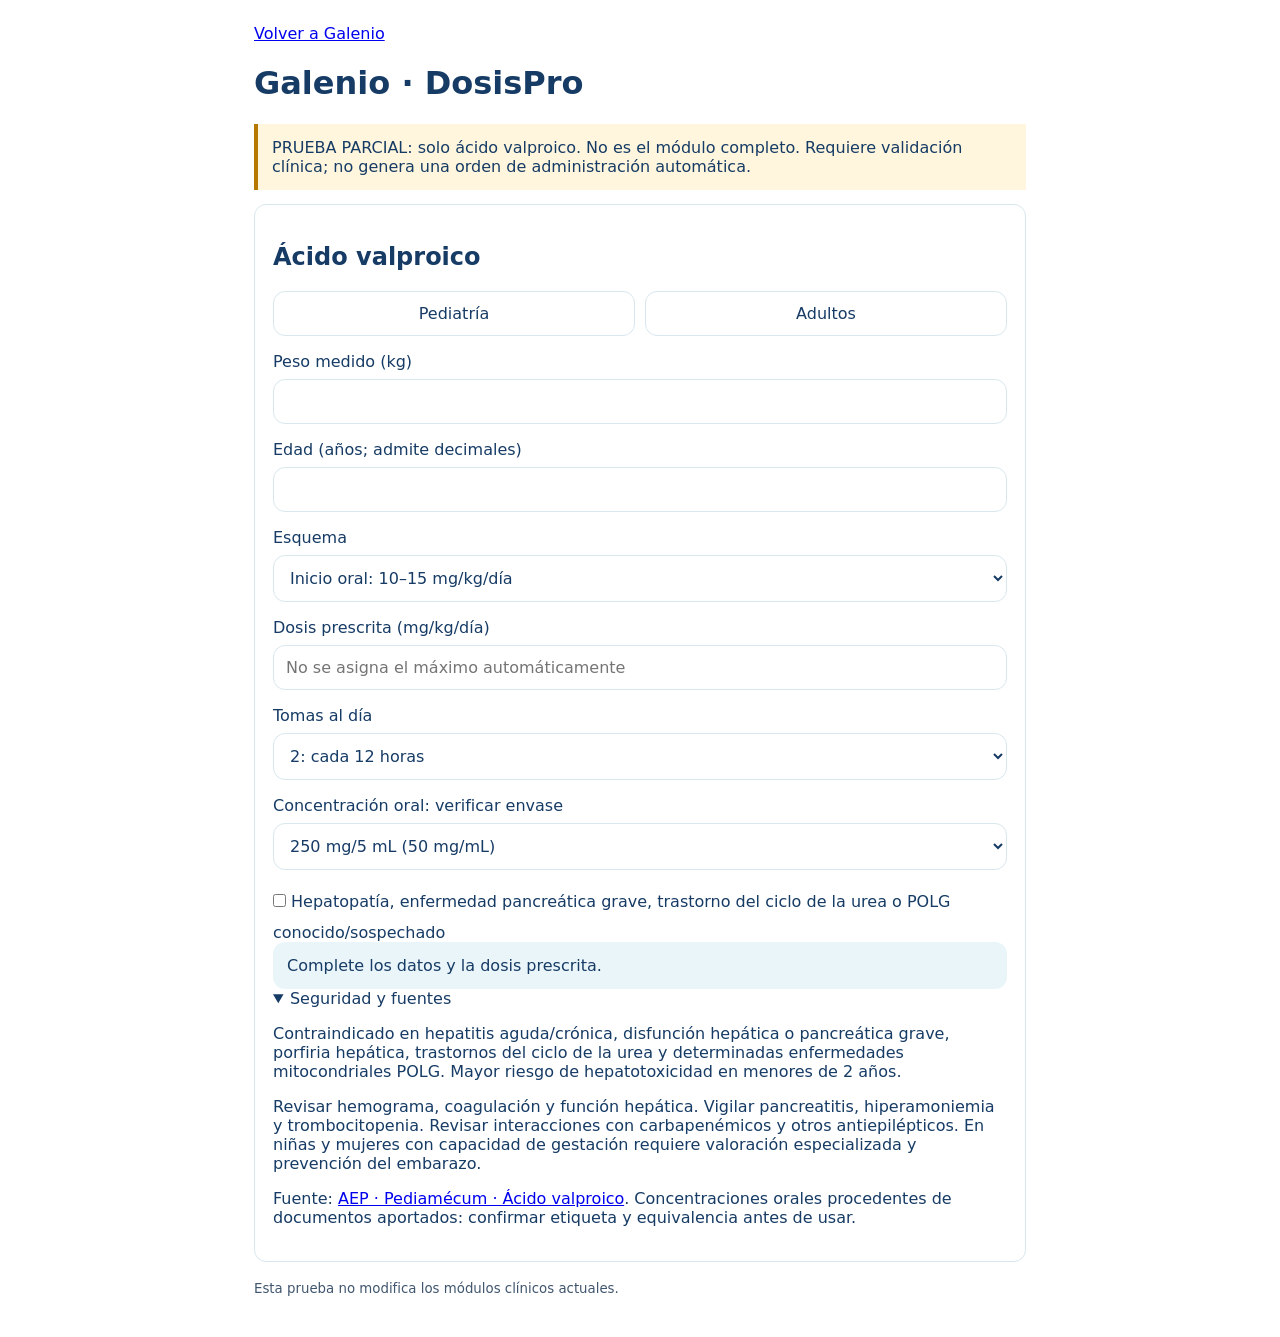
<file: dosispro-valproico-prueba.html>
<!doctype html>
<html lang="es"><head><meta charset="utf-8"><meta name="viewport" content="width=device-width,initial-scale=1"><title>Galenio · Valproico · Prueba</title><style>*{box-sizing:border-box}body{font:16px system-ui;color:#163B65;margin:0}main{max-width:820px;margin:auto;padding:24px}.card{border:1px solid #D9E7EE;border-radius:12px;padding:18px}input,select,button{font:inherit;padding:12px;border:1px solid #D9E7EE;border-radius:12px;color:#163B65;background:white}input,select{width:100%;margin:8px 0 16px}.tabs{display:flex;gap:10px;margin:16px 0}.tabs button{flex:1;cursor:pointer}.warn{padding:14px;background:#fff6dd;border-left:4px solid #b67800;margin:14px 0}.out{padding:14px;background:#EAF5FA;border-radius:12px}label{display:block}[hidden]{display:none!important}small{color:#40566E}</style></head><body><main><a href="./">Volver a Galenio</a><h1>Galenio · DosisPro</h1><div class="warn">PRUEBA PARCIAL: solo ácido valproico. No es el módulo completo. Requiere validación clínica; no genera una orden de administración automática.</div><div class="card"><h2>Ácido valproico</h2><div class="tabs"><button onclick="show(true)">Pediatría</button><button onclick="show(false)">Adultos</button></div><section id="ped"><label>Peso medido (kg)<input id="w" type="number" min="0" step="any" oninput="calc()"></label><label>Edad (años; admite decimales)<input id="age" type="number" min="0" step="any" oninput="calc()"></label><label>Esquema<select id="s" onchange="change()"><option value="inicio">Inicio oral: 10–15 mg/kg/día</option><option value="mantenimiento">Mantenimiento oral: 30–60 mg/kg/día</option><option value="carga">Carga IV en estatus: 20–40 mg/kg/dosis</option></select></label><label id="dl" for="d">Dosis prescrita (mg/kg/día)</label><input id="d" type="number" step="any" oninput="calc()" placeholder="No se asigna el máximo automáticamente"><div id="oral"><label>Tomas al día<select id="n" onchange="calc()"><option value="2">2: cada 12 horas</option><option value="3">3: cada 8 horas</option></select></label><label>Concentración oral: verificar envase<select id="c" onchange="calc()"><option value="50">250 mg/5 mL (50 mg/mL)</option><option value="40">200 mg/5 mL (40 mg/mL)</option></select></label></div><label><input id="risk" type="checkbox" style="width:auto" onchange="calc()"> Hepatopatía, enfermedad pancreática grave, trastorno del ciclo de la urea o POLG conocido/sospechado</label><div class="out" id="out" role="status" aria-live="polite">Complete los datos y la dosis prescrita.</div></section><section id="adult" hidden><p>Referencia separada de adultos, pendiente de completar y validar. No se extrapola automáticamente por un umbral de peso.</p><p>No iniciar automáticamente en 60 mg/kg/día. Verificar indicación, titulación, interacciones y condiciones del paciente.</p></section><details open><summary>Seguridad y fuentes</summary><p>Contraindicado en hepatitis aguda/crónica, disfunción hepática o pancreática grave, porfiria hepática, trastornos del ciclo de la urea y determinadas enfermedades mitocondriales POLG. Mayor riesgo de hepatotoxicidad en menores de 2 años.</p><p>Revisar hemograma, coagulación y función hepática. Vigilar pancreatitis, hiperamoniemia y trombocitopenia. Revisar interacciones con carbapenémicos y otros antiepilépticos. En niñas y mujeres con capacidad de gestación requiere valoración especializada y prevención del embarazo.</p><p>Fuente: <a href="https://www.aeped.es/comites/cm/pediamecum/principios-activos/acido-valproico">AEP · Pediamécum · Ácido valproico</a>. Concentraciones orales procedentes de documentos aportados: confirmar etiqueta y equivalencia antes de usar.</p></details></div><p><small>Esta prueba no modifica los módulos clínicos actuales.</small></p></main><script>
const $=id=>document.getElementById(id),F=x=>x.toLocaleString('es-CO',{maximumFractionDigits:3});
function show(p){$('ped').hidden=!p;$('adult').hidden=p}
function change(){const iv=$('s').value==='carga';$('oral').hidden=iv;$('dl').textContent=iv?'Dosis prescrita (mg/kg/dosis)':'Dosis prescrita (mg/kg/día)';$('d').value='';calc()}
function compute(w,a,s,d,n,c,risk){if(!(w>0)||!Number.isFinite(a)||a<0||!(d>0))return {error:'Complete peso, edad y dosis prescrita.'};if(risk)return {error:'No generar plan: condición de riesgo o contraindicación. Requiere valoración especializada.'};const ranges={inicio:[10,15],mantenimiento:[30,60],carga:[20,40]},r=ranges[s];if(!r||d<r[0]||d>r[1])return {error:'Dosis fuera del rango del esquema seleccionado.'};if(s==='carga')return {load:true,mg:w*d};return {daily:w*d,mg:w*d/n,ml:w*d/n/c,n:n}}
function calc(){const a=$('age').value===''?NaN:Number($('age').value),r=compute(Number($('w').value),a,$('s').value,Number($('d').value),Number($('n').value),Number($('c').value),$('risk').checked);if(r.error){$('out').textContent=r.error;return}let h=a<2?'<div class="warn">Menor de 2 años: alto riesgo de hepatotoxicidad. Confirmar valoración especializada.</div>':'';if(r.load)h+='<p>Carga calculada: '+F(r.mg)+' mg IV.</p><p>No utilizar el frasco oral para vía IV. Confirmar dilución, máximo institucional y velocidad con monitorización antes de administrar. No se emite orden IV automática.</p>';else h+='<p>Total diario: '+F(r.daily)+' mg/día.</p><p>Por toma: '+F(r.mg)+' mg cada '+24/r.n+' horas.</p><p>Volumen exacto sin redondear: '+F(r.ml)+' mL por toma.</p><p>Verificar volumen medible y prescripción. No triturar formas de liberación prolongada.</p>'+($('s').value==='inicio'?'<p>Titulación de referencia: incrementos semanales de 5–10 mg/kg/día según control y tolerancia; no automática.</p>':'');$('out').innerHTML=h}
</script></body></html>
</file>
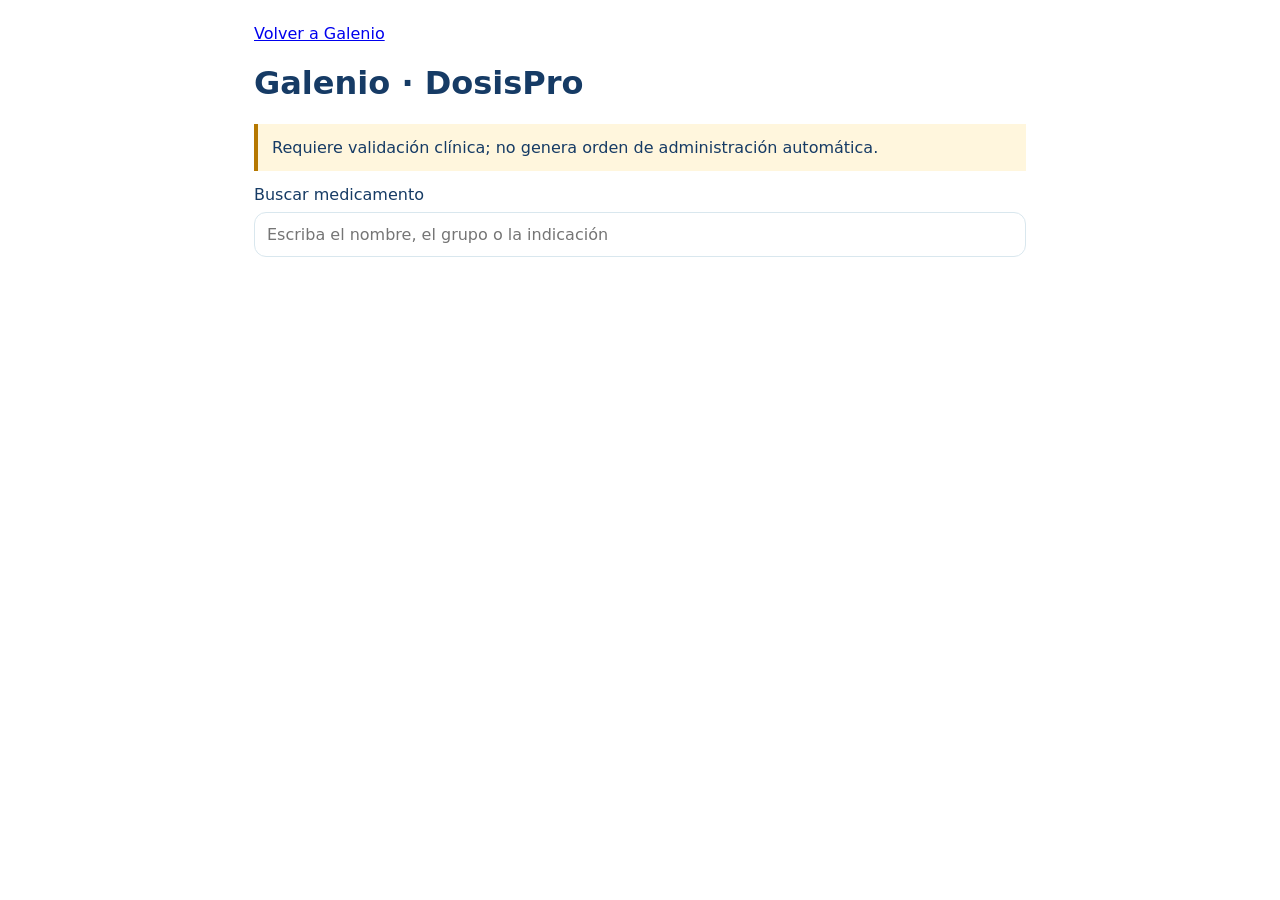
<file: dosispro.html>
<!doctype html>
<html lang="es"><head><meta charset="utf-8"><meta name="viewport" content="width=device-width,initial-scale=1"><title>Galenio · DosisPro</title>
<style>*{box-sizing:border-box}body{font:16px system-ui;color:#163B65;margin:0}main{max-width:820px;margin:auto;padding:24px}.card{border:1px solid #D9E7EE;border-radius:12px;padding:18px;margin-top:16px}input,select,button{font:inherit;padding:12px;border:1px solid #D9E7EE;border-radius:12px;color:#163B65;background:white}input[type=number],input[type=search],select{width:100%;margin:8px 0 16px}.tabs{display:flex;gap:10px;margin:16px 0}.tabs button{flex:1;cursor:pointer}.tabs button[aria-pressed=true]{background:#EAF5FA;font-weight:600}.warn{padding:14px;background:#fff6dd;border-left:4px solid #b67800;margin:14px 0}.out{padding:14px;background:#EAF5FA;border-radius:12px}label{display:block}[hidden]{display:none!important}small{color:#40566E}ul.res{list-style:none;margin:0;padding:0}ul.res li button{display:block;width:100%;text-align:left;margin:8px 0;cursor:pointer}ul.res li button small{display:block}.chips{display:flex;flex-wrap:wrap;gap:8px;margin-top:8px}.chips button{cursor:pointer;padding:8px 14px;border-radius:20px}.back{cursor:pointer;margin:16px 0 0}h3{margin:20px 0 4px}.ref{display:block;margin-top:12px}</style></head><body><main>
<a href="./">Volver a Galenio</a><h1>Galenio · DosisPro</h1>
<div class="warn">Requiere validación clínica; no genera orden de administración automática.</div>
<div id="vsearch"><label for="q">Buscar medicamento</label><input id="q" type="search" placeholder="Escriba el nombre, el grupo o la indicación" autocomplete="off" autocapitalize="off"><div id="status" role="status" aria-live="polite"></div><ul class="res" id="res"></ul><div id="rel"></div></div>
<div id="vmed" hidden><button type="button" class="back" id="back">← Buscar otro medicamento</button><div class="card"><h2 id="mt"></h2><div class="tabs"><button type="button" id="tp" aria-pressed="true">Pediatría</button><button type="button" id="ta" aria-pressed="false">Adultos</button></div><section id="sp"><div id="form"></div><div class="out" id="out" role="status" aria-live="polite"></div><small class="ref" id="refp"></small></section><section id="sa" hidden></section><div id="info"></div><div id="mrel"></div></div></div>
</main>
<script>
const $=id=>document.getElementById(id),F=(x,d=2)=>x.toLocaleString('es-CO',{maximumFractionDigits:d});
const norm=s=>String(s).toLowerCase().normalize('NFD').replace(/[\u0300-\u036f]/g,'');
const PED='PEDIADOSIS®. Dosis de medicamentos en pediatría. Velásquez O.J. Health Book’s Editorial.';
const MT='Manual de Terapéutica, Fundamentos de Medicina, 18.ª ed. 2018–2019. González M.A., Lopera W.D., Arango A.I.';
function computeV(w,a,s,d,n,c,risk){if(!(w>0)||!Number.isFinite(a)||a<0||!(d>0))return {error:'Complete peso, edad y dosis prescrita.'};if(risk)return {error:'No generar plan: condición de riesgo o contraindicación. Requiere valoración especializada.'};const ranges={inicio:[10,15],mantenimiento:[30,60],carga:[20,40]},r=ranges[s];if(!r||d<r[0]||d>r[1])return {error:'Dosis fuera del rango del esquema seleccionado.'};if(s==='carga')return {load:true,mg:w*d};return {daily:w*d,mg:w*d/n,ml:w*d/n/c,n:n}}
function calcValp(v){const r=computeV(v.w,v.age,v.s,v.d,Number(v.n),Number(v.c),v.risk);if(r.error)return {error:r.error};const warn=v.age<2?['Menor de 2 años: alto riesgo de hepatotoxicidad. Confirmar valoración especializada.']:[],l=[];if(r.load){l.push('Carga calculada: '+F(r.mg,3)+' mg IV.');l.push('No utilizar el frasco oral para vía IV. Confirmar dilución, máximo institucional y velocidad con monitorización antes de administrar. No se emite orden IV automática.')}else{l.push('Total diario: '+F(r.daily,3)+' mg/día.');l.push('Por toma: '+F(r.mg,3)+' mg cada '+24/r.n+' horas.');l.push('Volumen exacto sin redondear: '+F(r.ml,3)+' mL por toma.');l.push('Verificar volumen medible y prescripción. No triturar formas de liberación prolongada.');if(v.s==='inicio')l.push('Titulación de referencia: incrementos semanales de 5–10 mg/kg/día según control y tolerancia; no automática.')}return {warn:warn,lines:l}}
function calcZinc(v){if(!Number.isFinite(v.m)||v.m<0)return {error:'Ingrese la edad en meses.'};const ml=v.m<=6?2.5:5,mg=ml*2;return {lines:['Administrar '+F(ml,3)+' mL ('+F(mg,3)+' mg de zinc elemental) vía oral cada 12 horas por 14 días.','Total diario: '+F(mg*2,3)+' mg de zinc elemental.']}}
const need=w=>!(w>0)?{error:'Ingrese el peso.'}:null;
const R={
salbutamol:v=>need(v.w)||(()=>{const mg=Math.min(Math.max(0.15*v.w,1.25),2.5);return {lines:['Nebulizar '+F(mg)+' mg ('+F(mg/5)+' mL de solución 5 mg/mL) diluidos en 2–3 mL de SSN cada 6 horas.','Regla: 0,15 mg/kg; mínimo 1,25 mg y máximo 2,5 mg.']}})(),
ipratropio:v=>need(v.w)||{lines:['Nebulizar 0,2 mg ('+F(0.2/0.25)+' mL de solución 0,25 mg/mL) cada 6 horas.','Dosis fija, independiente del peso.']},
prednisona:v=>need(v.w)||(()=>{const d=2*v.w,w=['PENDIENTE DE VERIFICAR: sin máximo diario definido en la fuente.'];if(d>60)w.push('ALERTA: supera 60 mg/día (rango de adultos del Manual de Terapéutica). Verificar.');return {warn:w,lines:['Total diario: '+F(d)+' mg/día en 1 toma (2 mg/kg/día).']}})(),
hidrocortisona:v=>need(v.w)||(()=>{const d=10*v.w;return {lines:['Inicial: '+F(d)+' mg IV ('+F(d/50)+' mL de 50 mg/mL, ampolla 100 mg/2 mL).','Luego: '+F(d)+' mg IV cada 6 horas.','Regla: 10 mg/kg. Sin máximo definido en la fuente: verificar.']}})(),
metilprednisolona:v=>need(v.w)||(()=>{const d=2*v.w;return {lines:['Inicial: '+F(d)+' mg IV.','Luego: '+F(d)+' mg cada 8 horas.','Regla: 2 mg/kg. Sin máximo definido en la fuente: verificar.']}})(),
dexametasona:v=>need(v.w)||(()=>{const mg=Math.min(0.15*v.w,5);return {lines:['Dosis única: '+F(mg)+' mg ('+F(mg/4)+' mL de ampolla 4 mg/mL).','Regla: 0,15 mg/kg; máximo 5 mg. La fuente no indica la indicación (crup o asma): confirmar.']}})(),
adrenalina:v=>need(v.w)||(()=>{const mg=Math.min(0.01*v.w,0.3);return {lines:['Dosis única SC: '+F(mg)+' mg ('+F(mg)+' mL de solución 1 mg/mL).','Regla: 0,01 mg/kg; máximo 0,3 mg.']}})(),
teofilina:v=>need(v.w)||(()=>{const d=16*v.w;return {lines:['Total diario: '+F(d)+' mg/día.','Por toma: '+F(d/2)+' mg cada 12 horas (2 tomas).','Regla: 16 mg/kg/día. Idealmente con niveles plasmáticos.']}})(),
aminofilina:v=>need(v.w)||(()=>{const a=v.age;if(!Number.isFinite(a)||a<0.5)return {error:'Requiere edad de 6 meses o más.'};if(a>16)return {error:'Mayor de 16 años: usar la pestaña de adultos.'};const r=a<10?1:0.8,c=Math.min(5*v.w,250);return {lines:['Carga: '+F(c)+' mg IV (5 mg/kg; máximo 250 mg).','Mantenimiento: '+F(r*v.w)+' mg/hora ('+F(r)+' mg/kg/h para '+(a<10?'6 meses–9 años':'10–16 años')+').','Confirmar dilución y velocidad con monitorización. No se emite orden IV automática.']}})()};
const W={id:'w',label:'Peso medido (kg)',type:'number'},A={id:'age',label:'Edad (años; admite decimales)',type:'number'};
const RESP='Respiratorio',RP=PED+' Tabla de dosis pediátricas aportada.';
const MEDS=[
{id:'valproico',n:'Ácido valproico',grp:'Neurología',alias:'valproato depakene depakine epilepsia convulsion anticonvulsivante estatus',rel:['zinc'],
 fields:[W,A,{id:'s',label:'Esquema',type:'select',opts:[['inicio','Inicio oral: 10–15 mg/kg/día'],['mantenimiento','Mantenimiento oral: 30–60 mg/kg/día'],['carga','Carga IV en estatus: 20–40 mg/kg/dosis']],reset:['d']},{id:'d',label:v=>v.s==='carga'?'Dosis prescrita (mg/kg/dosis)':'Dosis prescrita (mg/kg/día)',type:'number',ph:'No se asigna el máximo automáticamente'},{id:'n',label:'Tomas al día',type:'select',opts:[['2','2: cada 12 horas'],['3','3: cada 8 horas']],show:v=>v.s!=='carga'},{id:'c',label:'Concentración oral: verificar envase',type:'select',opts:[['50','250 mg/5 mL (50 mg/mL)'],['40','200 mg/5 mL (40 mg/mL)']],show:v=>v.s!=='carga'},{id:'risk',label:'Hepatopatía, enfermedad pancreática grave, trastorno del ciclo de la urea o POLG conocido/sospechado',type:'check'}],
 calc:calcValp,refP:'AEP · Pediamécum · Ácido valproico. Concentraciones orales de documentos aportados: confirmar etiqueta.',
 adult:'Referencia de adultos pendiente de completar y validar. No se extrapola automáticamente por un umbral de peso. No iniciar automáticamente en 60 mg/kg/día. Verificar indicación, titulación, interacciones y condiciones del paciente.',refA:MT+' Capítulo Neurología (pendiente de completar).',
 info:'<p>Contraindicado en hepatitis aguda/crónica, disfunción hepática o pancreática grave, porfiria hepática, trastornos del ciclo de la urea y determinadas enfermedades mitocondriales POLG. Mayor riesgo de hepatotoxicidad en menores de 2 años.</p><p>Revisar hemograma, coagulación y función hepática. Vigilar pancreatitis, hiperamoniemia y trombocitopenia. Revisar interacciones con carbapenémicos y otros antiepilépticos. En niñas y mujeres con capacidad de gestación requiere valoración especializada y prevención del embarazo.</p><p>Fuente: <a href="https://www.aeped.es/comites/cm/pediamecum/principios-activos/acido-valproico">AEP · Pediamécum · Ácido valproico</a>.</p>'},
{id:'zinc',n:'Zinc (diarrea aguda)',grp:'Gastrointestinal',alias:'sulfato de zinc sulzinc ziped zinkids diarrea',rel:[],
 fields:[{id:'m',label:'Edad (meses)',type:'number'}],calc:calcZinc,refP:PED+' pp. 394–395.',
 adult:'Pauta de diarrea definida solo para pediatría. Referencia de adultos pendiente de completar y validar.',refA:MT+' (pendiente de completar).',
 info:'<p>Presentación: solución oral de zinc elemental 2 mg/mL, frasco de 80 mL (SulZinc, Ziped, ZinKids). Confirmar concentración en la etiqueta del producto disponible.</p><p>Duración de 10–14 días en la fuente; este módulo usa 14 días.</p>'},
{id:'salbutamol',n:'Salbutamol',grp:RESP,alias:'albuterol ventolin asma broncoespasmo broncodilatador nebulizacion epoc',rel:['ipratropio','prednisona','teofilina','aminofilina'],fields:[W],calc:R.salbutamol,refP:RP,adult:'Nebulizado: 2,5–5 mg en 2–3 mL de SSN cada 4–8 h. IDM 100 µg: 2 inhalaciones cada 4–6 h (máximo 12/día). Oral: 2–4 mg, 3–4 veces al día (máximo 32 mg/día). Crisis asmática: IDM con aerocámara, 2 inhalaciones cada 20 min por 3 dosis; o nebulizado 10 mg/hora, espaciando según respuesta.',refA:MT+' Capítulo 18, Neumología, pp. 570–571, 579.'},
{id:'ipratropio',n:'Bromuro de ipratropio',grp:RESP,alias:'atrovent asma epoc nebulizacion anticolinergico',rel:['salbutamol','teofilina'],fields:[W],calc:R.ipratropio,refP:RP,adult:'Nebulizado: 0,25–0,5 mg cada 6 h. IDM 20 µg: 2–3 inhalaciones cada 6 h.',refA:MT+' Capítulo 18, Neumología, p. 572.'},
{id:'prednisona',n:'Prednisona',grp:RESP,alias:'corticoide esteroide asma crisis',rel:['metilprednisolona','hidrocortisona','dexametasona','salbutamol'],fields:[W],calc:R.prednisona,refP:RP,adult:'40–60 mg/día. En crisis asmática se suspende al mejorar o a los 7 días, salvo uso crónico previo.',refA:MT+' Capítulo 18, Neumología, p. 580.'},
{id:'hidrocortisona',n:'Hidrocortisona',grp:RESP,alias:'corticoide esteroide asma crisis solu-cortef',rel:['metilprednisolona','prednisona','dexametasona','salbutamol'],fields:[W],calc:R.hidrocortisona,refP:RP,adult:'100–200 mg IV cada 4 h (ampolla 100 mg).',refA:MT+' Capítulo 18, Neumología, p. 580.'},
{id:'metilprednisolona',n:'Metilprednisolona',grp:RESP,alias:'corticoide esteroide asma crisis',rel:['prednisona','hidrocortisona','dexametasona','salbutamol'],fields:[W],calc:R.metilprednisolona,refP:RP,adult:'40–60 mg cada 6 h, VO o sistémica.',refA:MT+' Capítulo 18, Neumología, p. 580.'},
{id:'dexametasona',n:'Dexametasona',grp:RESP,alias:'corticoide esteroide asma crup',rel:['prednisona','hidrocortisona','metilprednisolona','salbutamol'],fields:[W],calc:R.dexametasona,refP:RP,adult:'0,5–24 mg (máximo 40 mg) una vez al día; en asma, 1–2 días suelen bastar. Reducción gradual si supera 10 días.',refA:'Guías de práctica clínica MSF, dexametasona oral (no figura en el Manual de Terapéutica aportado).'},
{id:'adrenalina',n:'Adrenalina',grp:RESP,alias:'epinefrina anafilaxia broncoespasmo',rel:['salbutamol','hidrocortisona','dexametasona'],fields:[W],calc:R.adrenalina,refP:RP,adult:'IM (vía preferida): 0,01 mg/kg; habitual 0,3–0,5 mg (0,3–0,5 mL de 1 mg/mL), máximo 0,5 mg por dosis, en el muslo; repetir cada 5–15 min si no mejora.',refA:'Ficha técnica AEMPS (adrenalina 1 mg/mL); guía SEAIC; GALAXIA 2016 (no figura en el Manual de Terapéutica aportado).'},
{id:'teofilina',n:'Teofilina',grp:RESP,alias:'xantina asma epoc',rel:['aminofilina','salbutamol','ipratropio'],fields:[W],calc:R.teofilina,refP:RP,adult:'12–16 mg/kg/día en 2 tomas (liberación sostenida), máximo 400 mg/día por 3 días; luego 18–22 mg/kg/día, máximo 800 mg. Reducir a la mitad si es mayor de 60 años, ICC o daño hepático. Nivel ideal 8–15 µg/mL; medir niveles.',refA:MT+' Capítulo 18, Neumología, pp. 574–575.'},
{id:'aminofilina',n:'Aminofilina IV',grp:RESP,alias:'xantina asma epoc crisis',rel:['teofilina','salbutamol','ipratropio'],fields:[W,A],calc:R.aminofilina,refP:RP,adult:'Carga 5–6 mg/kg IV en 20–30 min (velocidad máxima 25 mg/min). Mantenimiento 0,4–0,9 mg/kg/h; reducir en ancianos, cardiópatas o hepatópatas. Nivel ideal de teofilina 8–15 µg/mL.',refA:'Facultad de Medicina UNAM (aminofilina) y Vademécum; nivel de teofilina según '+MT+' Capítulo 18, p. 575. Verificar contra ficha local.'}
];
const byId=id=>MEDS.find(m=>m.id===id);
function search(t){t=norm(t).trim();if(!t)return [];const sc=m=>{const n=norm(m.n),al=norm(m.alias),g=norm(m.grp);return n.startsWith(t)?0:n.includes(t)?1:al.split(' ').some(x=>x.startsWith(t))?2:(al.includes(t)||g.includes(t))?3:9};return MEDS.map(m=>[sc(m),m]).filter(x=>x[0]<9).sort((a,b)=>a[0]-b[0]||a[1].n.localeCompare(b[1].n,'es')).map(x=>x[1])}
function relatedOf(list){if(!list.length)return [];const seen=new Set(list.map(m=>m.id)),out=[];list[0].rel.concat(MEDS.filter(m=>m.grp===list[0].grp).map(m=>m.id)).forEach(id=>{if(!seen.has(id)){seen.add(id);const x=byId(id);if(x)out.push(x)}});return out.slice(0,5)}
function chips(arr){return arr.map(m=>'<button type="button" data-open="'+m.id+'">'+m.n+'</button>').join('')}
let cur=null,last='';
function renderSearch(){const t=$('q').value,l=search(t),res=$('res'),st=$('status'),rel=$('rel');res.innerHTML='';rel.innerHTML='';if(!t.trim()){st.textContent='';return}
 if(!l.length){st.textContent='Sin resultados.';return}
 st.textContent=l.length+(l.length===1?' resultado':' resultados');
 l.forEach(m=>{const li=document.createElement('li'),b=document.createElement('button');b.type='button';b.setAttribute('data-open',m.id);b.innerHTML='<b></b><small></small>';b.firstChild.textContent=m.n;b.lastChild.textContent=m.grp;li.appendChild(b);res.appendChild(li)});
 const r=relatedOf(l);if(r.length)rel.innerHTML='<h3>Relacionados</h3><div class="chips">'+chips(r)+'</div>'}
function vals(){const v={};cur.fields.forEach(f=>{const e=$('f_'+f.id);if(!e)return;v[f.id]=f.type==='check'?e.checked:f.type==='select'?e.value:(e.value===''?NaN:Number(e.value))});return v}
function drawForm(keep){const m=cur,old=keep?vals():{};if(!keep&&last)old.w=Number(last);const cv={};m.fields.forEach(f=>{cv[f.id]=old[f.id]!==undefined?old[f.id]:(f.type==='select'?f.opts[0][0]:f.type==='check'?false:NaN)});
 let h='';m.fields.forEach(f=>{if(f.show&&!f.show(cv))return;const lab=typeof f.label==='function'?f.label(cv):f.label;
  if(f.type==='check')h+='<label><input id="f_'+f.id+'" type="checkbox" style="width:auto"'+(cv[f.id]?' checked':'')+'> '+lab+'</label>';
  else if(f.type==='select')h+='<label for="f_'+f.id+'">'+lab+'</label><select id="f_'+f.id+'">'+f.opts.map(o=>'<option value="'+o[0]+'"'+(String(cv[f.id])===o[0]?' selected':'')+'>'+o[1]+'</option>').join('')+'</select>';
  else h+='<label for="f_'+f.id+'">'+lab+'</label><input id="f_'+f.id+'" type="number" min="0" step="any" inputmode="decimal"'+(f.ph?' placeholder="'+f.ph+'"':'')+(Number.isFinite(cv[f.id])?' value="'+cv[f.id]+'"':'')+'>'});
 $('form').innerHTML=h;calcOut()}
function calcOut(){const m=cur,v=vals();if(Number.isFinite(v.w))last=String(v.w);const r=m.calc(v),o=$('out');
 if(r.error){o.textContent=r.error;return}o.innerHTML='';(r.warn||[]).forEach(w=>{const d=document.createElement('div');d.className='warn';d.textContent=w;o.appendChild(d)});(r.lines||[]).forEach(x=>{const p=document.createElement('p');p.textContent=x;o.appendChild(p)})}
function tab(p){$('sp').hidden=!p;$('sa').hidden=p;$('tp').setAttribute('aria-pressed',p);$('ta').setAttribute('aria-pressed',!p)}
function openMed(id){cur=byId(id);if(!cur)return;$('vsearch').hidden=true;$('vmed').hidden=false;$('mt').textContent=cur.n;
 $('sa').innerHTML='<p></p><small class="ref"></small>';$('sa').firstChild.textContent=cur.adult;$('sa').lastChild.textContent='Referencia: '+cur.refA+' Requiere validación clínica.';
 $('refp').textContent='Referencia: '+cur.refP;
 $('info').innerHTML=cur.info?'<details open><summary>Seguridad y fuentes</summary>'+cur.info+'</details>':'';
 const r=cur.rel.map(byId).filter(Boolean);$('mrel').innerHTML=r.length?'<h3>Relacionados</h3><div class="chips">'+chips(r)+'</div>':'';
 tab(true);drawForm(false);window.scrollTo(0,0)}
function closeMed(){cur=null;$('vmed').hidden=true;$('vsearch').hidden=false;renderSearch();$('q').focus()}
document.addEventListener('click',e=>{const o=e.target.closest('[data-open]');if(o){openMed(o.getAttribute('data-open'))}});
$('q').addEventListener('input',renderSearch);
$('back').addEventListener('click',closeMed);$('tp').addEventListener('click',()=>tab(true));$('ta').addEventListener('click',()=>tab(false));
$('form').addEventListener('input',e=>{if(e.target.type==='number'||e.target.type==='checkbox')calcOut()});
$('form').addEventListener('change',e=>{const f=cur.fields.find(x=>'f_'+x.id===e.target.id);if(f&&f.type==='select'){if(f.reset)f.reset.forEach(i=>{const el=$('f_'+i);if(el)el.value=''});drawForm(true)}else if(f&&f.type==='check')calcOut()});
</script><script src="dosispro-antibioticos.js"></script><script src="dosispro-analgesicos.js"></script><script src="dosispro-digestivo.js"></script></body></html>
</file>
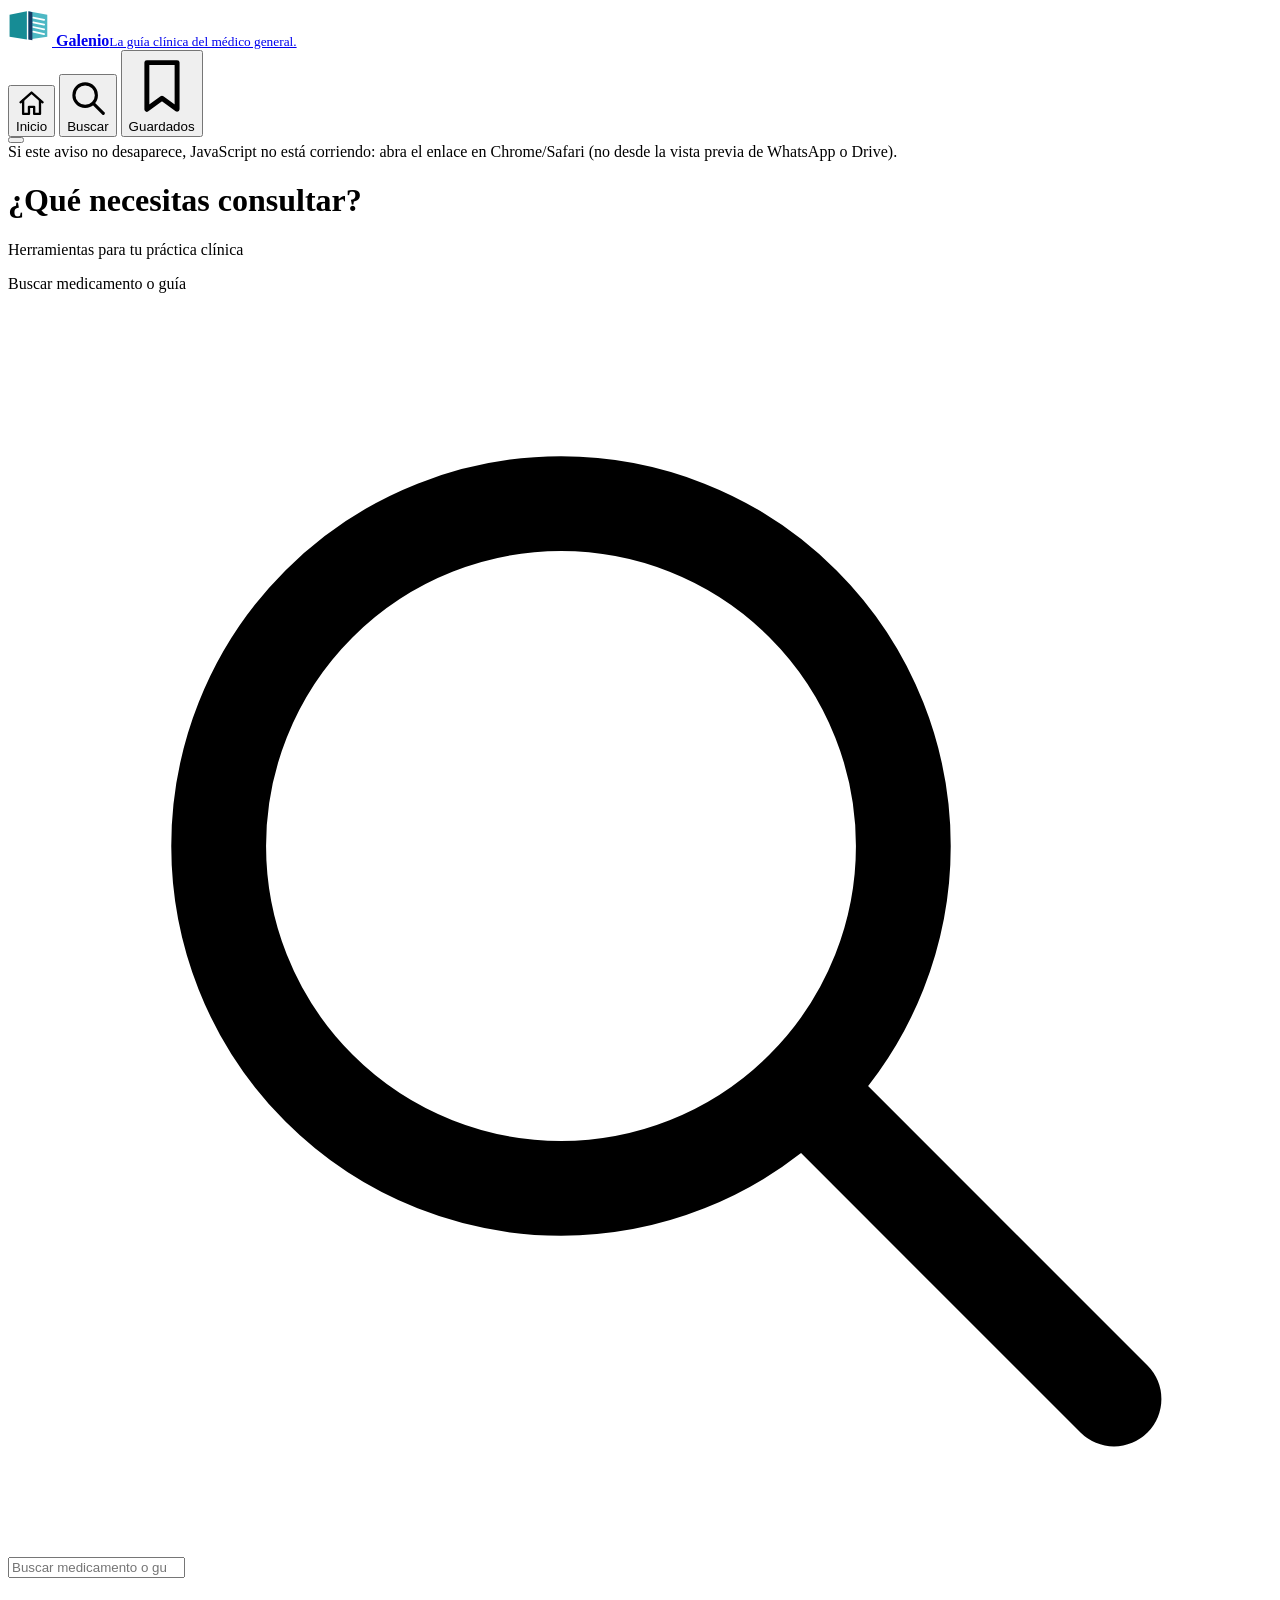
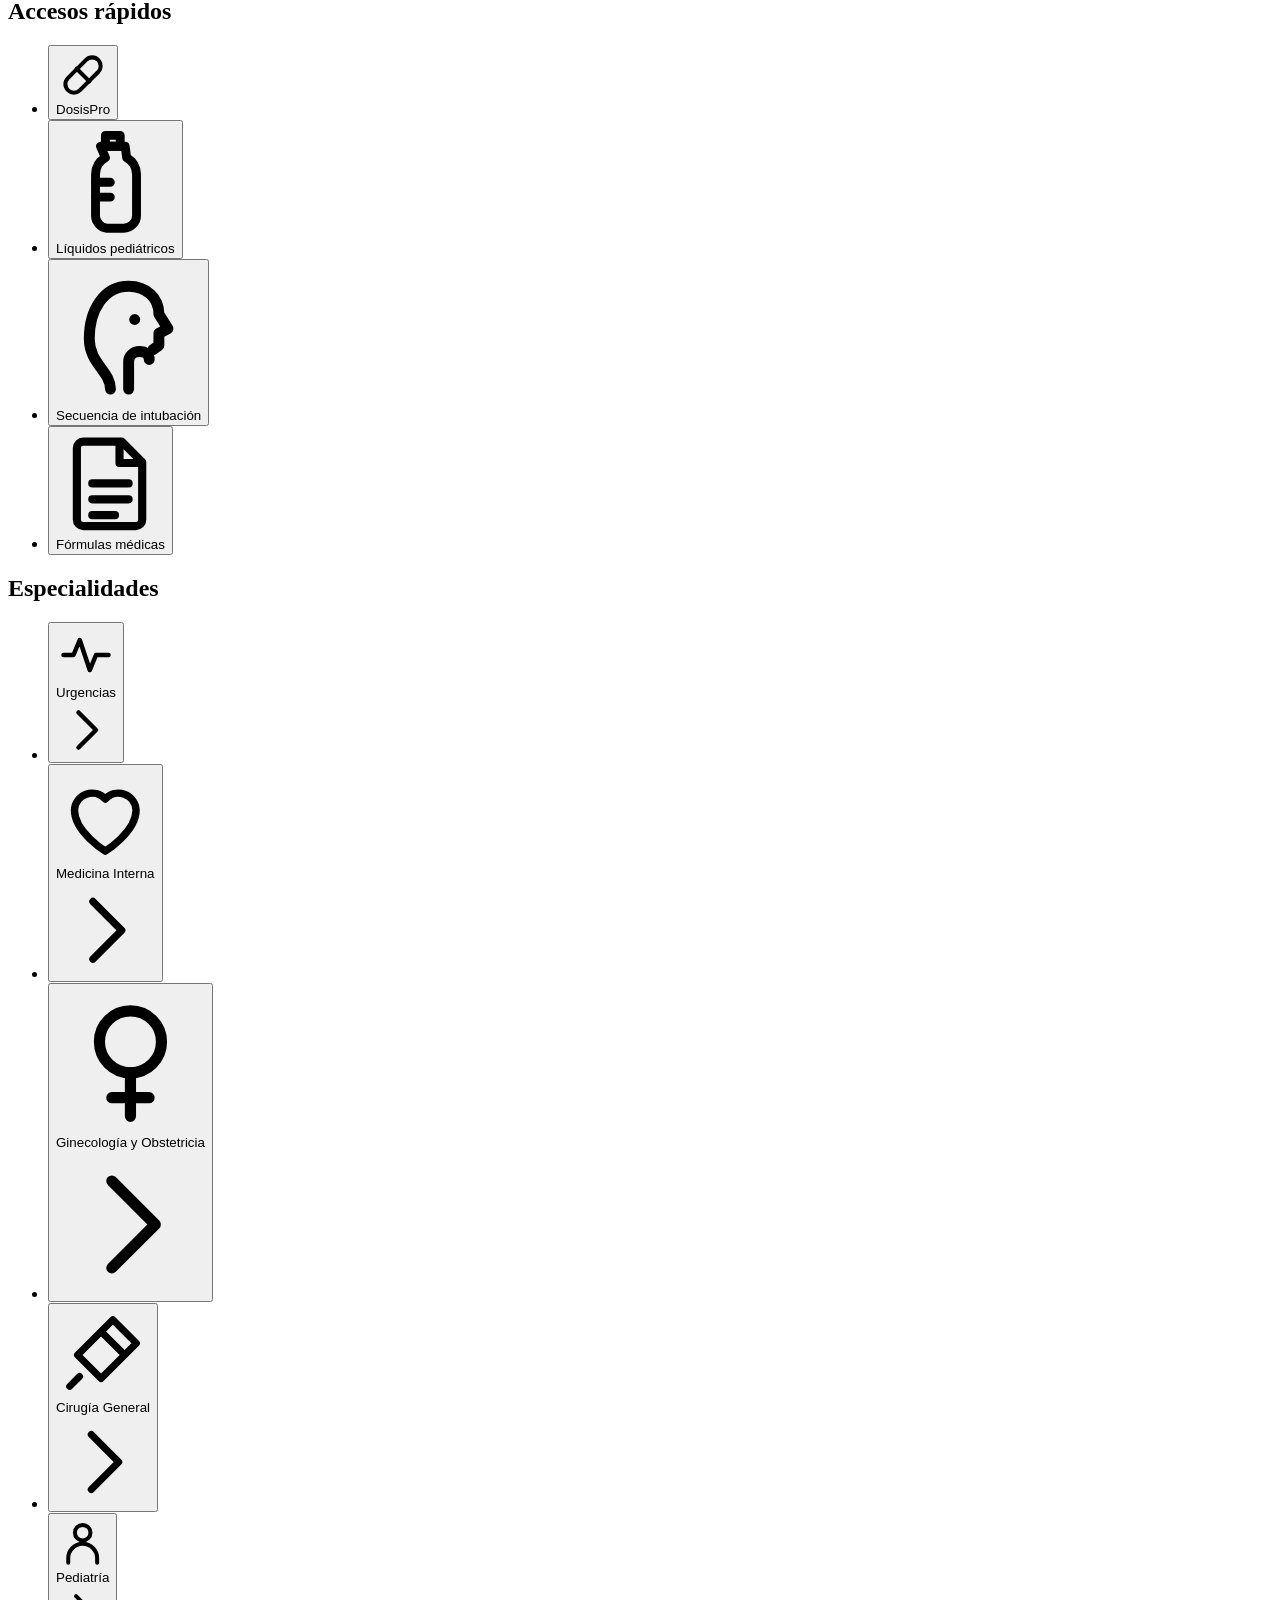
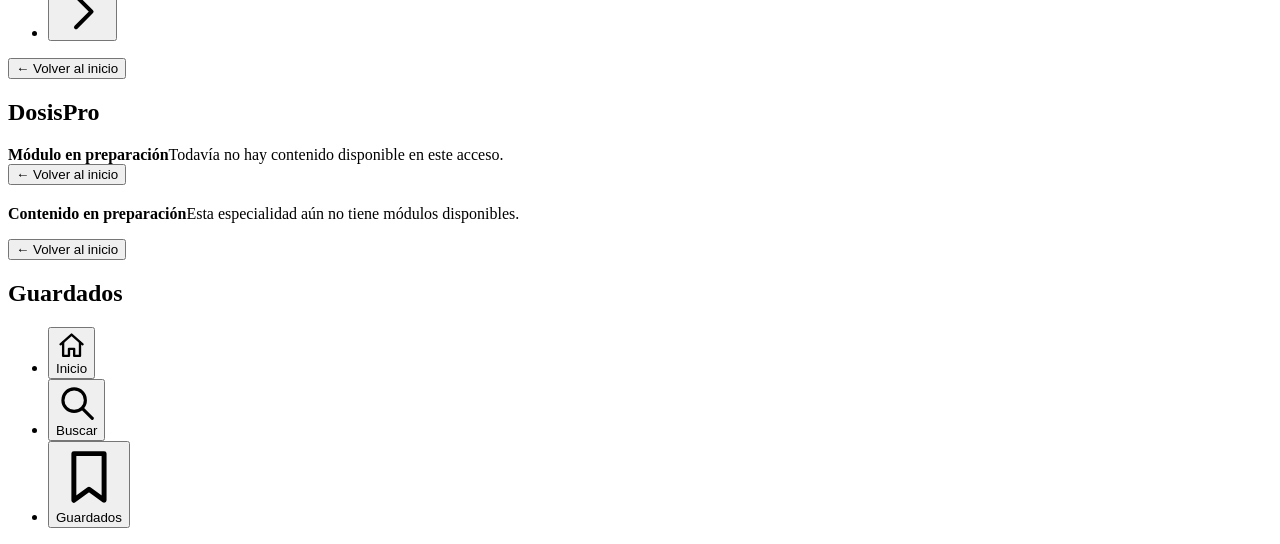
<file: galenio-fragmentos.html>
<!-- ===== GALENIO · REEMPLAZA desde <body class="t-home"> hasta el cierre de <div class="view on" id="v-home">…</div> ===== -->
<body>
<div class="gx-header">
<a class="gx-brand" href="#" data-nav="home" aria-label="Galenio, inicio">
<img src="galenio-logo.svg" alt="" width="44" height="38">
<span><b>Galenio</b><small>La guía clínica del médico general.</small></span>
</a>
<nav class="gx-topnav" aria-label="Principal">
<button type="button" data-nav="home"><svg viewBox="0 0 24 24" fill="none" stroke="currentColor" stroke-width="1.8" stroke-linecap="round" stroke-linejoin="round" aria-hidden="true" focusable="false"><path d="M3.5 11L12 3.5 20.5 11"/><path d="M5.5 9.5V20h4.5v-5.5h4V20h4.5V9.5"/></svg>Inicio</button>
<button type="button" data-nav="search"><svg viewBox="0 0 24 24" fill="none" stroke="currentColor" stroke-width="1.8" stroke-linecap="round" stroke-linejoin="round" aria-hidden="true" focusable="false"><circle cx="10.5" cy="10.5" r="6.5"/><path d="M15.5 15.5L21 21"/></svg>Buscar</button>
<button type="button" data-nav="saved"><svg viewBox="0 0 24 24" fill="none" stroke="currentColor" stroke-width="1.8" stroke-linecap="round" stroke-linejoin="round" aria-hidden="true" focusable="false"><path d="M6.5 3.5h11v17L12 16.5l-5.5 4z"/></svg>Guardados</button>
</nav>
<button type="button" class="gx-menu-btn" id="gx-menu-btn" aria-label="Abrir menú" aria-expanded="false" aria-controls="gx-menu"><svg viewBox="0 0 24 24" fill="none" stroke="currentColor" stroke-width="1.8" stroke-linecap="round" stroke-linejoin="round" aria-hidden="true" focusable="false"><path d="M4 7h16M4 12h16M4 17h16"/></svg></button>
<div class="gx-menu" id="gx-menu" hidden>
<button type="button" data-open="dosispro">DosisPro</button>
<button type="button" data-open="liquidos">Líquidos pediátricos</button>
<button type="button" data-open="sir">Secuencia de intubación</button>
<button type="button" data-open="formulas">Fórmulas médicas</button>
<button type="button" data-nav="saved">Guardados</button>
</div>
</div>
<main class="gx-main" id="contenido">
<noscript><div class="alert">JavaScript está desactivado. Abra el archivo en Chrome o Safari.</div></noscript>
<div class="warn" id="js">Si este aviso no desaparece, JavaScript no está corriendo: abra el enlace en Chrome/Safari (no desde la vista previa de WhatsApp o Drive).</div>

<div class="view on" id="v-home">
<h1 class="gx-title">¿Qué necesitas consultar?</h1>
<p class="gx-lead">Herramientas para tu práctica clínica</p>
<div class="gx-search" role="search">
<label for="gx-q" class="gx-sr">Buscar medicamento o guía</label>
<svg viewBox="0 0 24 24" fill="none" stroke="currentColor" stroke-width="1.8" stroke-linecap="round" stroke-linejoin="round" aria-hidden="true" focusable="false"><circle cx="10.5" cy="10.5" r="6.5"/><path d="M15.5 15.5L21 21"/></svg>
<input id="gx-q" type="search" placeholder="Buscar medicamento o guía" autocomplete="off" enterkeyhint="search" aria-controls="gx-res">
</div>
<p class="gx-status" id="gx-status" role="status" aria-live="polite"></p>
<ul class="gx-results" id="gx-res"></ul>

<h2 class="gx-sec">Accesos rápidos</h2>
<ul class="gx-grid">
<li><button type="button" class="gx-card" data-open="dosispro"><svg viewBox="0 0 24 24" fill="none" stroke="currentColor" stroke-width="1.8" stroke-linecap="round" stroke-linejoin="round" aria-hidden="true" focusable="false"><rect x="2.5" y="8.2" width="19" height="7.6" rx="3.8" transform="rotate(-45 12 12)"/><path d="M9.2 9.2l5.6 5.6"/></svg><span>DosisPro</span></button></li>
<li><button type="button" class="gx-card" data-open="liquidos"><svg viewBox="0 0 24 24" fill="none" stroke="currentColor" stroke-width="1.8" stroke-linecap="round" stroke-linejoin="round" aria-hidden="true" focusable="false"><path d="M10 2.5h3v2.2h-3z"/><path d="M9 4.7h5l.3 2.3a4 4 0 012 3.4v8.3a2.6 2.6 0 01-2.6 2.6h-3.4A2.6 2.6 0 018 18.7v-8.3A4 4 0 0110 7z"/><path d="M8 12h3M8 15h3"/></svg><span>Líquidos pediátricos</span></button></li>
<li><button type="button" class="gx-card" data-open="sir"><svg viewBox="0 0 24 24" fill="none" stroke="currentColor" stroke-width="1.8" stroke-linecap="round" stroke-linejoin="round" aria-hidden="true" focusable="false"><path d="M9 21c0-3-3.5-4.2-3.5-8.3C5.5 7.8 8 4 12 4c3 0 5 2 5 4.6l1.5 2.4-1.5.8v2l-1 .7"/><path d="M12 21v-4.5c0-1 .8-1.7 1.8-1.7 1 0 1.6.5 1.6 1.3"/><path d="M13 9.5h.01"/></svg><span>Secuencia de intubación</span></button></li>
<li><button type="button" class="gx-card" data-open="formulas"><svg viewBox="0 0 24 24" fill="none" stroke="currentColor" stroke-width="1.8" stroke-linecap="round" stroke-linejoin="round" aria-hidden="true" focusable="false"><path d="M6 2.8h8.5L19 7.3V20a1.4 1.4 0 01-1.4 1.4H6A1.4 1.4 0 014.6 20V4.2A1.4 1.4 0 016 2.8z"/><path d="M14 3v4.5h4.8M8 12h8M8 15.5h8M8 19h5"/></svg><span>Fórmulas médicas</span></button></li>
</ul>

<h2 class="gx-sec">Especialidades</h2>
<ul class="gx-list">
<li><button type="button" class="gx-row" data-open="esp-urgencias"><svg class="ic" viewBox="0 0 24 24" fill="none" stroke="currentColor" stroke-width="1.8" stroke-linecap="round" stroke-linejoin="round" aria-hidden="true" focusable="false"><path d="M3 12h4l2.5-6 4 12 2.5-6H21"/></svg><span class="tx">Urgencias</span><svg class="chev" viewBox="0 0 24 24" fill="none" stroke="currentColor" stroke-width="1.8" stroke-linecap="round" stroke-linejoin="round" aria-hidden="true" focusable="false"><path d="M9 5l7 7-7 7"/></svg></button></li>
<li><button type="button" class="gx-row" data-open="esp-interna"><svg class="ic" viewBox="0 0 24 24" fill="none" stroke="currentColor" stroke-width="1.8" stroke-linecap="round" stroke-linejoin="round" aria-hidden="true" focusable="false"><path d="M12 20.5s-7.5-4.6-7.5-10A4.3 4.3 0 0112 7.8a4.3 4.3 0 017.5 2.7c0 5.4-7.5 10-7.5 10z"/></svg><span class="tx">Medicina Interna</span><svg class="chev" viewBox="0 0 24 24" fill="none" stroke="currentColor" stroke-width="1.8" stroke-linecap="round" stroke-linejoin="round" aria-hidden="true" focusable="false"><path d="M9 5l7 7-7 7"/></svg></button></li>
<li><button type="button" class="gx-row" data-open="esp-gineco"><svg class="ic" viewBox="0 0 24 24" fill="none" stroke="currentColor" stroke-width="1.8" stroke-linecap="round" stroke-linejoin="round" aria-hidden="true" focusable="false"><circle cx="12" cy="9" r="5"/><path d="M12 14v7M9 18h6"/></svg><span class="tx">Ginecología y Obstetricia</span><svg class="chev" viewBox="0 0 24 24" fill="none" stroke="currentColor" stroke-width="1.8" stroke-linecap="round" stroke-linejoin="round" aria-hidden="true" focusable="false"><path d="M9 5l7 7-7 7"/></svg></button></li>
<li><button type="button" class="gx-row" data-open="esp-cirugia"><svg class="ic" viewBox="0 0 24 24" fill="none" stroke="currentColor" stroke-width="1.8" stroke-linecap="round" stroke-linejoin="round" aria-hidden="true" focusable="false"><path d="M14.5 3.5l6 6-9 9-6-6zM6 18l-2.5 2.5M12 7l5 5"/></svg><span class="tx">Cirugía General</span><svg class="chev" viewBox="0 0 24 24" fill="none" stroke="currentColor" stroke-width="1.8" stroke-linecap="round" stroke-linejoin="round" aria-hidden="true" focusable="false"><path d="M9 5l7 7-7 7"/></svg></button></li>
<li><button type="button" class="gx-row" data-open="esp-pediatria"><svg class="ic" viewBox="0 0 24 24" fill="none" stroke="currentColor" stroke-width="1.8" stroke-linecap="round" stroke-linejoin="round" aria-hidden="true" focusable="false"><circle cx="12" cy="7.5" r="3.5"/><path d="M5.5 21v-2a6.5 6.5 0 0113 0v2"/></svg><span class="tx">Pediatría</span><svg class="chev" viewBox="0 0 24 24" fill="none" stroke="currentColor" stroke-width="1.8" stroke-linecap="round" stroke-linejoin="round" aria-hidden="true" focusable="false"><path d="M9 5l7 7-7 7"/></svg></button></li>
</ul>
</div>

<!-- ===== Vistas nuevas: pegar justo después de </div> de #v-home (antes de <div class="view" id="v-formulas">) ===== -->
<div class="view" id="v-dosispro">
<button class="back" type="button" onclick="ir('home')">← Volver al inicio</button>
<h2 class="gx-vtitle">DosisPro</h2>
<div class="gx-note"><b>Módulo en preparación</b>Todavía no hay contenido disponible en este acceso.</div>
</div>

<div class="view" id="v-esp">
<button class="back" type="button" onclick="ir('home')">← Volver al inicio</button>
<h2 class="gx-vtitle" id="esp-title"></h2>
<div class="gx-note"><b>Contenido en preparación</b><span id="esp-txt">Esta especialidad aún no tiene módulos disponibles.</span></div>
<ul class="gx-list" id="esp-links" style="margin-top:16px"></ul>
</div>

<div class="view" id="v-saved">
<button class="back" type="button" onclick="ir('home')">← Volver al inicio</button>
<h2 class="gx-vtitle">Guardados</h2>
<div id="saved-body"></div>
</div>
<!-- ===== FIN vistas nuevas ===== -->


<!-- ===== Barra inferior: pegar justo antes de <script src="galenio.js"> (después de </footer>) ===== -->
<nav class="gx-nav" aria-label="Principal">
<ul>
<li><button type="button" data-nav="home" aria-current="page"><svg viewBox="0 0 24 24" fill="none" stroke="currentColor" stroke-width="1.8" stroke-linecap="round" stroke-linejoin="round" aria-hidden="true" focusable="false"><path d="M3.5 11L12 3.5 20.5 11"/><path d="M5.5 9.5V20h4.5v-5.5h4V20h4.5V9.5"/></svg><span>Inicio</span></button></li>
<li><button type="button" data-nav="search"><svg viewBox="0 0 24 24" fill="none" stroke="currentColor" stroke-width="1.8" stroke-linecap="round" stroke-linejoin="round" aria-hidden="true" focusable="false"><circle cx="10.5" cy="10.5" r="6.5"/><path d="M15.5 15.5L21 21"/></svg><span>Buscar</span></button></li>
<li><button type="button" data-nav="saved"><svg viewBox="0 0 24 24" fill="none" stroke="currentColor" stroke-width="1.8" stroke-linecap="round" stroke-linejoin="round" aria-hidden="true" focusable="false"><path d="M6.5 3.5h11v17L12 16.5l-5.5 4z"/></svg><span>Guardados</span></button></li>
</ul>
</nav>
</file>
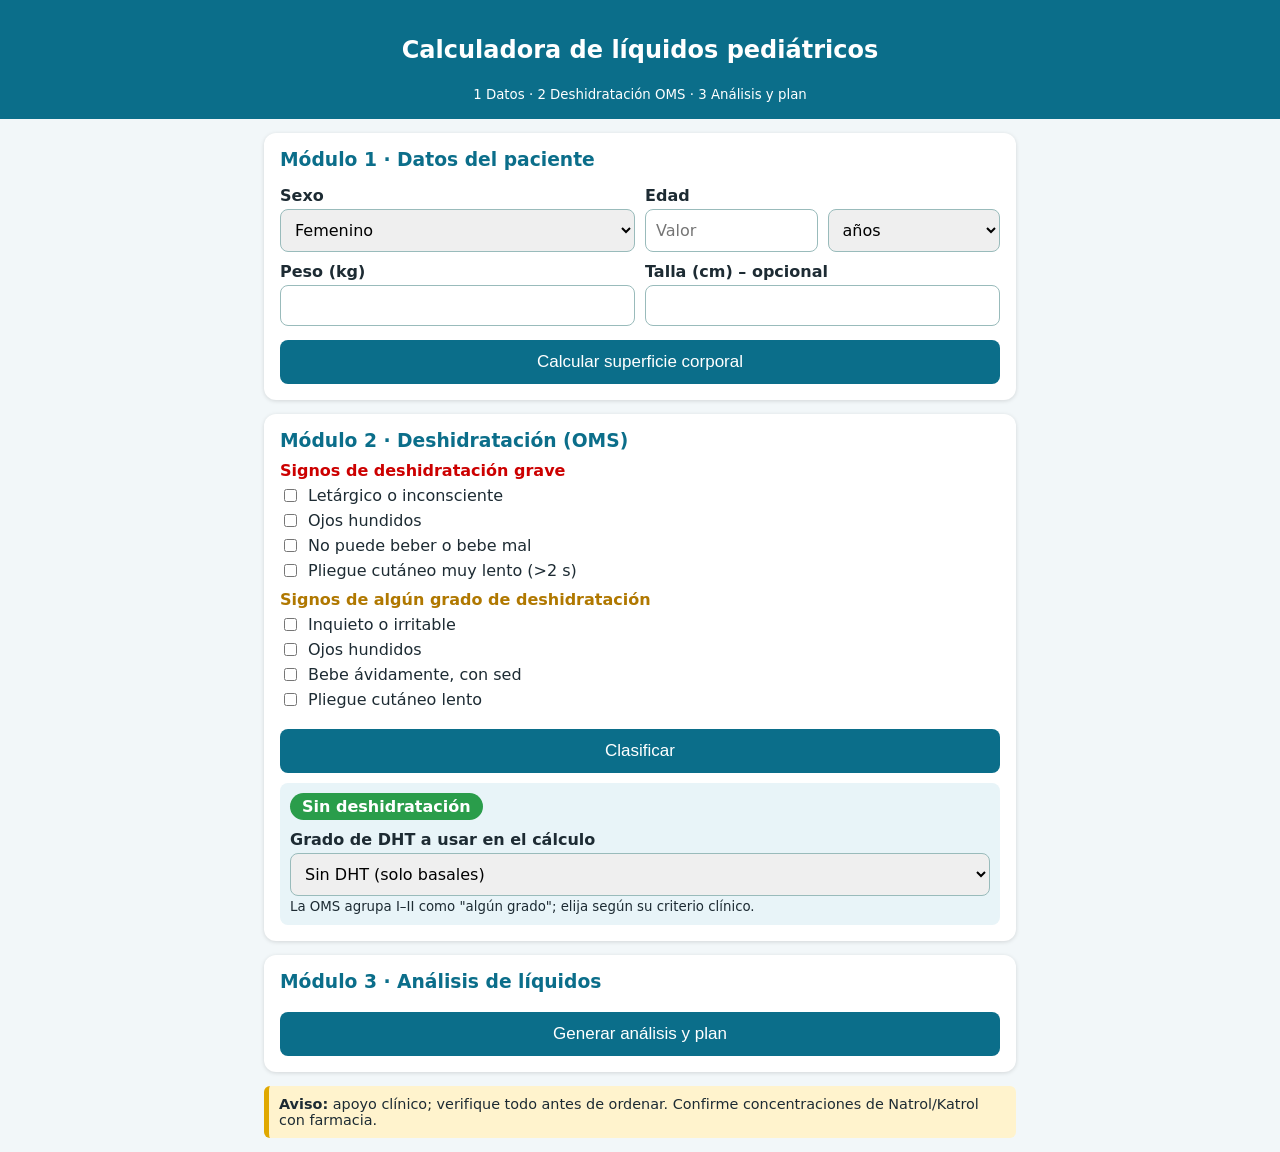
<file: index.html.html>
<!DOCTYPE html>
<html lang="es"><head><meta charset="utf-8"><meta name="viewport" content="width=device-width,initial-scale=1">
<title>Líquidos pediátricos por módulos</title>
<style>
:root{--c:#0b6e8a;--bg:#f2f7f9}*{box-sizing:border-box}
body{font-family:system-ui,Arial,sans-serif;background:var(--bg);margin:0;color:#1d2b33}
header{background:var(--c);color:#fff;padding:16px;text-align:center}
main{max-width:780px;margin:auto;padding:14px}
.card{background:#fff;border-radius:12px;padding:16px;margin-bottom:14px;box-shadow:0 1px 4px #0002}
h3{margin:0 0 6px;color:var(--c)}label{display:block;font-weight:600;margin:10px 0 4px}
input,select,textarea{width:100%;padding:10px;border:1px solid #9bb;border-radius:8px;font-size:16px;font-family:inherit}
textarea{min-height:130px}
.row{display:grid;grid-template-columns:1fr 1fr;gap:10px}
button{margin-top:14px;width:100%;padding:12px;background:var(--c);color:#fff;border:0;border-radius:8px;font-size:17px;cursor:pointer}
table{width:100%;border-collapse:collapse;margin-top:8px}td,th{padding:7px;border-bottom:1px solid #dde;text-align:left}
.big{font-size:1.2em;font-weight:700;color:var(--c)}
.chk{display:flex;gap:8px;align-items:center;font-weight:400;margin:6px 0}.chk input{width:auto}
.warn{background:#fff3cd;border-left:5px solid #e0a800;padding:10px;border-radius:6px;margin-top:8px;font-size:.9em}
.alert{background:#fde2e2;border-left:5px solid #c00;padding:10px;border-radius:6px;margin-top:8px}
.res{margin-top:10px;padding:10px;background:#e8f4f8;border-radius:8px}
.pill{display:inline-block;padding:4px 12px;border-radius:20px;color:#fff;font-weight:700}
</style></head><body>
<header><h2>Calculadora de líquidos pediátricos</h2><small>1 Datos · 2 Deshidratación OMS · 3 Análisis y plan</small></header>
<main>
<noscript><div class="alert">JavaScript está desactivado. Abra el archivo en Chrome o Safari.</div></noscript>
<div class="warn" id="js">Si este aviso no desaparece, JavaScript no está corriendo: abra el archivo en Chrome/Safari (no desde la vista previa de WhatsApp o Drive).</div>

<div class="card" id="m1"><h3>Módulo 1 · Datos del paciente</h3>
<div class="row"><div><label>Sexo</label><select id="sexo"><option>Femenino</option><option>Masculino</option></select></div>
<div><label>Edad</label><div class="row"><input id="edad" type="number" min="0" step="any" inputmode="decimal" placeholder="Valor"><select id="uni"><option value="a">años</option><option value="m">meses</option><option value="d">días</option></select></div></div></div>
<div class="row"><div><label>Peso (kg)</label><input id="peso" type="number" step="any" inputmode="decimal"></div>
<div><label>Talla (cm) – opcional</label><input id="talla" type="number" step="any" inputmode="decimal"></div></div>
<button type="button" onclick="m1()">Calcular superficie corporal</button><div id="o1"></div></div>

<div class="card" id="m2"><h3>Módulo 2 · Deshidratación (OMS)</h3>
<label style="color:#c00">Signos de deshidratación grave</label>
<label class="chk"><input type="checkbox" class="g"> Letárgico o inconsciente</label>
<label class="chk"><input type="checkbox" class="g"> Ojos hundidos</label>
<label class="chk"><input type="checkbox" class="g"> No puede beber o bebe mal</label>
<label class="chk"><input type="checkbox" class="g"> Pliegue cutáneo muy lento (&gt;2 s)</label>
<label style="color:#b07800">Signos de algún grado de deshidratación</label>
<label class="chk"><input type="checkbox" class="a"> Inquieto o irritable</label>
<label class="chk"><input type="checkbox" class="a"> Ojos hundidos</label>
<label class="chk"><input type="checkbox" class="a"> Bebe ávidamente, con sed</label>
<label class="chk"><input type="checkbox" class="a"> Pliegue cutáneo lento</label>
<button type="button" onclick="m2()">Clasificar</button><div id="o2"></div></div>

<div class="card" id="m3"><h3>Módulo 3 · Análisis de líquidos</h3>
<button type="button" onclick="m3()">Generar análisis y plan</button><div id="o3"></div></div>

<div class="warn"><b>Aviso:</b> apoyo clínico; verifique todo antes de ordenar. Confirme concentraciones de Natrol/Katrol con farmacia.</div>
</main>
<script>
const $=i=>document.getElementById(i);
const f=(x,d=0)=>x.toLocaleString('es-CO',{maximumFractionDigits:d,minimumFractionDigits:d});
const R=Math.round;
let P={};
const num=id=>parseFloat(String($(id).value).replace(',','.'));
const hs=p=>p<=10?p*100:p<=20?1000+(p-10)*50:1500+(p-20)*20;
function m1(){
 const p=num('peso'),e=num('edad'),t=num('talla');
 if(!(p>0)||!(e>=0)){$('o1').innerHTML='<div class="alert">Ingrese edad y peso válidos.</div>';return false}
 const u=$('uni').value;
 const dias=u==='d'?e:u==='m'?e*30.4375:e*365.25;
 const meses=dias/30.4375;
 const sc=t>0?Math.sqrt(p*t/3600):(p*4+7)/(p+90);
 const edadTxt=f(e,1)+(u==='d'?' días':u==='m'?' meses':' años');
 P={sexo:$('sexo').value,dias,meses,p,sc,edadTxt};
 $('o1').innerHTML='<div class="res">'+P.sexo+' · '+edadTxt+' · '+f(p,2)+' kg<br>Superficie corporal: <span class="big">'+f(sc,2)+' m²</span> <small>('+(t>0?'Mosteller':'(peso×4+7)/(peso+90)')+')</small></div>';
 return true}
function m2(){
 const g=[...document.querySelectorAll('.g')].filter(x=>x.checked).length;
 const a=[...document.querySelectorAll('.a')].filter(x=>x.checked).length;
 let cat,col,sel;
 if(g>=2){cat='Deshidratación grave';col='#c00';sel=3}
 else if(a>=2){cat='Algún grado de deshidratación';col='#e0a800';sel=1}
 else{cat='Sin deshidratación';col='#2a9d4b';sel=0}
 const prev=$('dht')?parseInt($('dht').value):null;
 $('o2').innerHTML='<div class="res"><span class="pill" style="background:'+col+'">'+cat+'</span>'+
 '<label>Grado de DHT a usar en el cálculo</label><select id="dht">'+
 ['Sin DHT (solo basales)','DHT I (leve)','DHT II (moderada)','DHT III (grave)'].map((t,i)=>'<option value="'+i+'"'+(i===sel?' selected':'')+'>'+t+'</option>').join('')+
 '</select><small>La OMS agrupa I–II como "algún grado"; elija según su criterio clínico.</small></div>'}
function soluciones(){
 const d=P.dias,m=P.meses;
 if(d<3)return {nom:'DAD 10 %',txt:'DAD 10 %',bolo:'solución salina 0,9 %'};
 if(d<=28)return {nom:'DAD 10 %',txt:'DAD 10 % 100 cc + Natrol 2 cc + Katrol 1 cc',bolo:'solución salina 0,9 %'};
 if(m<3)return {nom:'DAD 5 %',txt:'DAD 5 % 500 cc + Natrol 10 cc + Katrol 5 cc',bolo:'solución salina 0,9 %'};
 if(m<72)return {nom:'DAD 5 %',txt:'DAD 5 % 500 cc + Natrol 20 cc + Katrol 5 cc',bolo:'solución salina 0,9 %'};
 const s=$('sol6')?$('sol6').value:'Lactato de Ringer';
 return {nom:s,txt:s,bolo:s}}
function m3(){
 if(!m1())return;
 if(!$('dht'))m2();
 const dht=parseInt($('dht').value),p=P.p,sc=P.sc;
 const grande=p>30;
 const basalDia=grande?1500*sc:hs(p);
 const basalH=R(basalDia/24);
 const tabla=p<12?[50,100,150]:[30,60,90];
 const defTot=dht===0?0:(grande?[500,1000,1500][dht-1]*sc:tabla[dht-1]*p);
 const bolo=dht===3?R(20*p):0;
 const defRest=Math.max(defTot-bolo,0);
 const mitad=defRest/2,r8=R(mitad/8),r16=R(mitad/16);
 const v8=r8+basalH,v16=r16+basalH;
 const S=soluciones();
 const sel6=P.meses>=72?'<label>Solución (&gt;6 años)</label><select id="sol6" onchange="m3()"><option'+(S.nom==='Lactato de Ringer'?' selected':'')+'>Lactato de Ringer</option><option'+(S.nom==='SSN 0,9 %'?' selected':'')+'>SSN 0,9 %</option></select>':'';
 let h=sel6+'<div class="res"><b>'+P.sexo+', '+P.edadTxt+', '+f(p,2)+' kg, SC '+f(sc,2)+' m²</b></div>';
 h+='<h4>Cálculo</h4><table><tr><td>Basales ('+(grande?'1.500 × SC':'Holliday-Segar')+')</td><td>'+f(basalDia)+' cc/día → <b>'+basalH+' cc/h</b></td></tr>';
 if(dht>0){
  h+='<tr><td>Déficit total ('+(grande?[500,1000,1500][dht-1]+' × SC':tabla[dht-1]+' cc/kg')+')</td><td><b>'+f(defTot)+' cc</b></td></tr>';
  if(bolo)h+='<tr><td>Bolo (20 cc/kg)</td><td><b>'+bolo+' cc</b> → déficit restante '+f(defRest)+' cc</td></tr>';
  h+='<tr><td>Déficit ÷ 2</td><td>'+f(mitad)+' cc en 8 h (<b>'+r8+'</b> cc/h) y '+f(mitad)+' cc en 16 h (<b>'+r16+'</b> cc/h)</td></tr>'+
  '<tr><td>Basal + déficit</td><td>Primeras 8 h: <b>'+v8+' cc/h</b> · Siguientes 16 h: <b>'+v16+' cc/h</b></td></tr>'}
 h+='</table>';
 const ini=bolo?'Administrar bolo de '+bolo+' cc de '+S.bolo+' y posteriormente iniciar infusión de ':'Administrar infusión de ';
 let plan=dht===0?'Administrar infusión de '+S.txt+' a razón de '+basalH+' cc/hora (líquidos basales).':ini+S.txt+' a razón de '+v8+' cc/hora las primeras 8 horas y luego continuar a '+v16+' cc/hora las 16 horas restantes.';
 if(P.dias<=28)plan+=' Paciente neonato: vigilar glucometría y balance hídrico.';
 h+='<h4>Plan (copiar y pegar)</h4><textarea id="plan">'+plan+'</textarea><button type="button" onclick="cp()">Copiar plan</button>';
 if(P.dias<=28)h+='<div class="alert">Neonato: ajuste individualmente la tabla de déficit y los volúmenes.</div>';
 if(!grande&&p>=11.5&&p<=12.5)h+='<div class="alert">Peso cercano a 12 kg: verifique qué columna aplica. Se usó '+(p<12?'&lt;12 kg':'&gt;12 kg')+'.</div>';
 $('o3').innerHTML=h}
function cp(){const t=$('plan');t.select();try{navigator.clipboard.writeText(t.value)}catch(e){document.execCommand('copy')}}
window.addEventListener('load',()=>{$('js').style.display='none';m2()});
</script></body></html>
</file>
<file: galenio.css>
/* ===== Galenio · galenio.css (cargar DESPUÉS del <style> original) ===== */
:root{
--color-primary:#163B65;--color-secondary:#168C95;--color-background:#FFFFFF;--color-surface:#EAF5FA;
--color-text:#163B65;--color-text-secondary:#40566E;--color-border:#D9E7EE;--color-danger:#B42318;
--radius-card:12px;--radius-input:12px;
--space-1:4px;--space-2:8px;--space-3:12px;--space-4:16px;--space-5:20px;--space-6:24px;--space-8:32px;
--nav-h:64px}
body,body[class]{--c:var(--color-primary);--c2:var(--color-secondary);--ink:var(--color-text);--mut:var(--color-text-secondary);--line:var(--color-border);
background:var(--color-background);color:var(--color-text);font-family:"Source Sans 3",sans-serif;font-weight:400;line-height:1.4;
padding-bottom:calc(var(--nav-h) + env(safe-area-inset-bottom))}
input,select,textarea,button{font-family:inherit}
.gx-sr{position:absolute!important;width:1px;height:1px;overflow:hidden;clip:rect(0 0 0 0);white-space:nowrap}
:focus-visible{outline:3px solid var(--color-secondary);outline-offset:2px}

.gx-header{display:flex;align-items:center;justify-content:space-between;gap:var(--space-3);max-width:1160px;margin:0 auto;padding:var(--space-4) var(--space-5) var(--space-2);position:relative}
.gx-brand{display:flex;align-items:center;gap:var(--space-3);text-decoration:none;color:var(--color-primary);background:none;border:0;padding:0;margin:0;width:auto;box-shadow:none;text-align:left;cursor:pointer}
.gx-brand img{width:44px;height:38px;flex:none;display:block}
.gx-brand b{display:block;font-size:30px;line-height:1.05;font-weight:600;letter-spacing:-.2px;color:var(--color-primary)}
.gx-brand small{display:block;font-size:12px;font-weight:400;color:var(--color-primary);margin-top:2px;line-height:1.2}
.gx-menu-btn,.gx-main .gx-menu-btn{width:44px;height:44px;margin:0;padding:0;display:grid;place-items:center;background:var(--color-surface);border:1px solid var(--color-border);border-radius:var(--radius-card);box-shadow:none;color:var(--color-primary);cursor:pointer}
.gx-menu-btn svg{width:22px;height:22px}
.gx-topnav{display:none}
.gx-menu{position:absolute;right:var(--space-5);top:calc(100% - 4px);z-index:30;min-width:240px;background:#fff;border:1px solid var(--color-border);border-radius:var(--radius-card);padding:var(--space-2)}
.gx-menu[hidden]{display:none}
.gx-menu button{display:block;width:100%;margin:0;text-align:left;background:none;border:0;border-radius:8px;box-shadow:none;padding:12px;min-height:44px;font-size:16px;font-weight:500;color:var(--color-primary);cursor:pointer}
.gx-menu button:hover{background:var(--color-surface)}

main.gx-main{max-width:1160px;margin:0 auto;padding:0 var(--space-5) var(--space-6)}
.view{max-width:820px;margin-left:auto;margin-right:auto}
#v-home{max-width:none}
h1.gx-title{margin:var(--space-6) 0 var(--space-1);font-size:28px;line-height:1.15;font-weight:700;color:var(--color-primary)}
.gx-lead{margin:0 0 var(--space-5);font-size:16px;color:var(--color-text-secondary)}
h2.gx-sec{margin:var(--space-8) 0 var(--space-3);font-size:21px;font-weight:600;color:var(--color-primary)}

.gx-search{position:relative}
.gx-search svg{position:absolute;left:16px;top:50%;transform:translateY(-50%);width:22px;height:22px;color:var(--color-primary);pointer-events:none}
.gx-search input{width:100%;height:52px;padding:0 16px 0 52px;background:var(--color-surface);border:1px solid var(--color-border);border-radius:var(--radius-input);font-size:16px;color:var(--color-text)}
.gx-search input::placeholder{color:var(--color-text-secondary);opacity:1}
.gx-results{list-style:none;margin:var(--space-2) 0 0;padding:0}
.gx-results:empty{display:none}
.gx-results li button,.gx-main .gx-results li button{display:flex;justify-content:space-between;align-items:center;width:100%;margin:0 0 var(--space-2);padding:12px 16px;min-height:48px;background:#fff;border:1px solid var(--color-border);border-radius:var(--radius-card);box-shadow:none;color:var(--color-primary);font-size:16px;font-weight:500;text-align:left;cursor:pointer}
.gx-results small{color:var(--color-text-secondary);font-weight:400}
.gx-status{margin:var(--space-2) 0 0;font-size:14px;color:var(--color-text-secondary)}

.gx-grid{list-style:none;margin:0;padding:0;display:grid;grid-template-columns:repeat(2,minmax(0,1fr));gap:var(--space-3)}
.gx-card,.gx-main .gx-card{display:flex;flex-direction:column;align-items:center;justify-content:center;gap:var(--space-3);min-height:120px;margin:0;padding:var(--space-4) var(--space-3);background:var(--color-surface);border:1px solid var(--color-border);border-radius:var(--radius-card);box-shadow:none;color:var(--color-primary);font-size:16px;font-weight:600;line-height:1.25;text-align:center;cursor:pointer;width:100%;overflow-wrap:break-word;hyphens:manual}
.gx-card svg{width:36px;height:36px;color:var(--color-secondary);flex:none}
.gx-card span{display:block}

.gx-list{list-style:none;margin:0;padding:0;display:grid;gap:var(--space-2)}
.gx-row,.gx-main .gx-row{display:flex;align-items:center;gap:var(--space-3);width:100%;min-height:56px;margin:0;padding:var(--space-3) var(--space-4);background:#fff;border:1px solid var(--color-border);border-radius:var(--radius-card);box-shadow:none;color:var(--color-primary);font-size:17px;font-weight:500;text-align:left;cursor:pointer}
.gx-row .ic{width:24px;height:24px;color:var(--color-secondary);flex:none}
.gx-row .tx{flex:1;min-width:0}
.gx-row .chev{width:20px;height:20px;color:var(--color-secondary);flex:none}
.gx-card:hover,.gx-row:hover{border-color:var(--color-secondary)}

.gx-nav{position:fixed;left:0;right:0;bottom:0;z-index:20;background:#fff;border-top:1px solid var(--color-border);padding-bottom:env(safe-area-inset-bottom)}
.gx-nav ul{list-style:none;margin:0 auto;padding:0;display:flex;max-width:560px}
.gx-nav li{flex:1}
.gx-nav button,.gx-main .gx-nav button{display:flex;flex-direction:column;align-items:center;justify-content:center;gap:2px;width:100%;height:var(--nav-h);margin:0;padding:6px 4px;background:none;border:0;border-radius:0;box-shadow:none;color:var(--color-text-secondary);font-size:13px;font-weight:500;cursor:pointer}
.gx-nav svg{width:26px;height:26px}
.gx-nav button[aria-current="page"]{color:var(--color-secondary);font-weight:600}
body.gx-kbd .gx-nav{display:none}

.gx-bar{display:flex;align-items:center;justify-content:space-between;gap:var(--space-3);margin:var(--space-4) 0 var(--space-2)}
.gx-main button.back,button.back{width:auto;margin:0;padding:0 16px;min-height:44px;background:#fff;color:var(--color-primary);border:1px solid var(--color-border);border-radius:var(--radius-card);box-shadow:none;font-size:16px;font-weight:500}
.gx-main button.gx-save{width:auto;margin:0;padding:0 14px;min-height:44px;display:inline-flex;align-items:center;gap:6px;background:#fff;color:var(--color-primary);border:1px solid var(--color-border);border-radius:var(--radius-card);box-shadow:none;font-size:16px;font-weight:500}
.gx-save svg{width:20px;height:20px}
.gx-save[aria-pressed="true"]{background:var(--color-surface);border-color:var(--color-secondary);color:var(--color-secondary)}
.gx-save[aria-pressed="true"] svg path{fill:currentColor}
h2.gx-vtitle{margin:var(--space-2) 0 var(--space-3);font-size:26px;font-weight:700;color:var(--color-primary)}
.gx-note{background:var(--color-surface);border:1px solid var(--color-border);border-radius:var(--radius-card);padding:var(--space-4);color:var(--color-text-secondary)}
.gx-note b{color:var(--color-primary);font-size:18px;font-weight:600;display:block;margin-bottom:var(--space-1)}
.gx-empty{text-align:center;padding:var(--space-8) var(--space-4)}

.card{background:#fff;border:1px solid var(--color-border);border-top:1px solid var(--color-border);border-radius:var(--radius-card);box-shadow:none;padding:var(--space-4)}
h3{color:var(--color-primary);font-weight:600;font-size:18px}
h4{color:var(--color-primary);border-bottom:1px solid var(--color-border)}
label{font-weight:500;color:var(--color-text)}
input,select,textarea{border:1px solid var(--color-border);border-radius:var(--radius-input);background:#fff;color:var(--color-text);min-height:48px}
input:focus,select:focus,textarea:focus{outline:3px solid var(--color-secondary);outline-offset:1px;border-color:var(--color-secondary);box-shadow:none}
.chk input{min-height:0;width:20px;height:20px;accent-color:var(--color-secondary)}
.gx-main>.view button:not(.back):not(.gx-save):not(.gx-row):not(.gx-card){background:var(--color-primary);color:#fff;border-radius:var(--radius-input);box-shadow:none;min-height:48px;font-weight:600}
th{background:var(--color-surface);color:var(--color-primary)}
tr:nth-child(even) td{background:#F6FAFC}
.res{background:var(--color-surface);border-color:var(--color-border);border-radius:var(--radius-card)}
.ord,.drug{box-shadow:none}
.alert{border-left-color:var(--color-danger)}
footer{max-width:820px;margin:0 auto;color:var(--color-text-secondary);font-size:13px}

@media (max-width:359px){
.gx-header,main.gx-main{padding-left:var(--space-4);padding-right:var(--space-4)}
.gx-brand b{font-size:26px}.gx-brand img{width:38px;height:33px}
h1.gx-title{font-size:24px}.gx-card{font-size:15px;padding:var(--space-3) var(--space-2)}
.row{grid-template-columns:1fr}
}

@media (min-width:900px){
body,body[class]{padding-bottom:0}
.gx-nav,.gx-menu-btn,.gx-menu{display:none!important}
.gx-header{padding-top:var(--space-5);padding-bottom:var(--space-4);border-bottom:1px solid var(--color-border);max-width:1160px}
.gx-brand b{font-size:32px}.gx-brand img{width:48px;height:42px}
.gx-topnav{display:flex;gap:var(--space-2)}
.gx-topnav button,.gx-main .gx-topnav button{display:inline-flex;align-items:center;gap:8px;width:auto;margin:0;padding:0 16px;min-height:44px;background:none;border:0;border-radius:var(--radius-card);box-shadow:none;color:var(--color-text-secondary);font-size:16px;font-weight:500;cursor:pointer}
.gx-topnav svg{width:22px;height:22px}
.gx-topnav button[aria-current="page"]{color:var(--color-secondary);background:var(--color-surface);font-weight:600}
h1.gx-title{font-size:34px;margin-top:var(--space-8)}
.gx-search{max-width:640px}
.gx-grid{grid-template-columns:repeat(4,minmax(0,1fr));gap:var(--space-4)}
.gx-card{min-height:140px}
.gx-list{grid-template-columns:repeat(3,minmax(0,1fr));gap:var(--space-3)}
}
@media (min-width:600px) and (max-width:899px){.gx-list{grid-template-columns:repeat(2,minmax(0,1fr))}}
@media (prefers-reduced-motion:no-preference){.gx-card,.gx-row,.gx-menu-btn{transition:border-color .15s ease,background-color .15s ease}}
@media (prefers-reduced-motion:reduce){*{transition:none!important;animation:none!important}}
</file>
